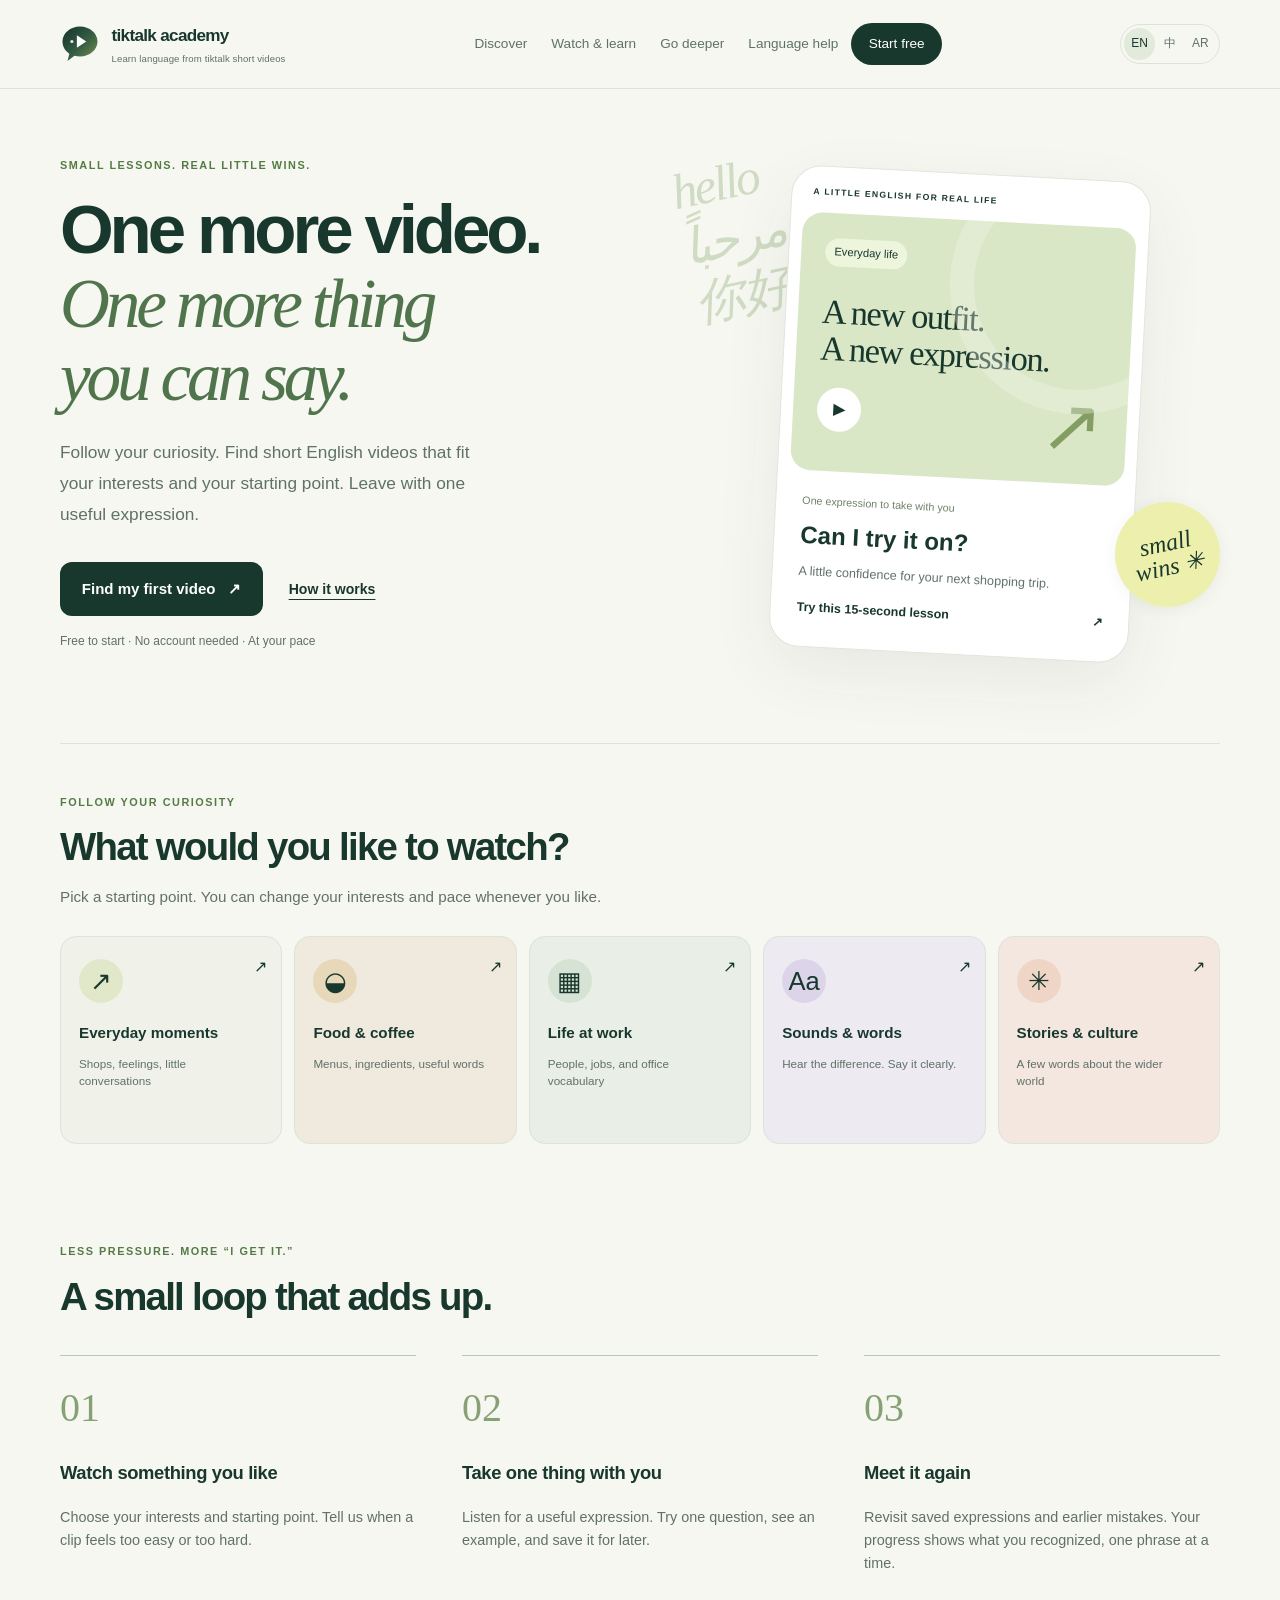
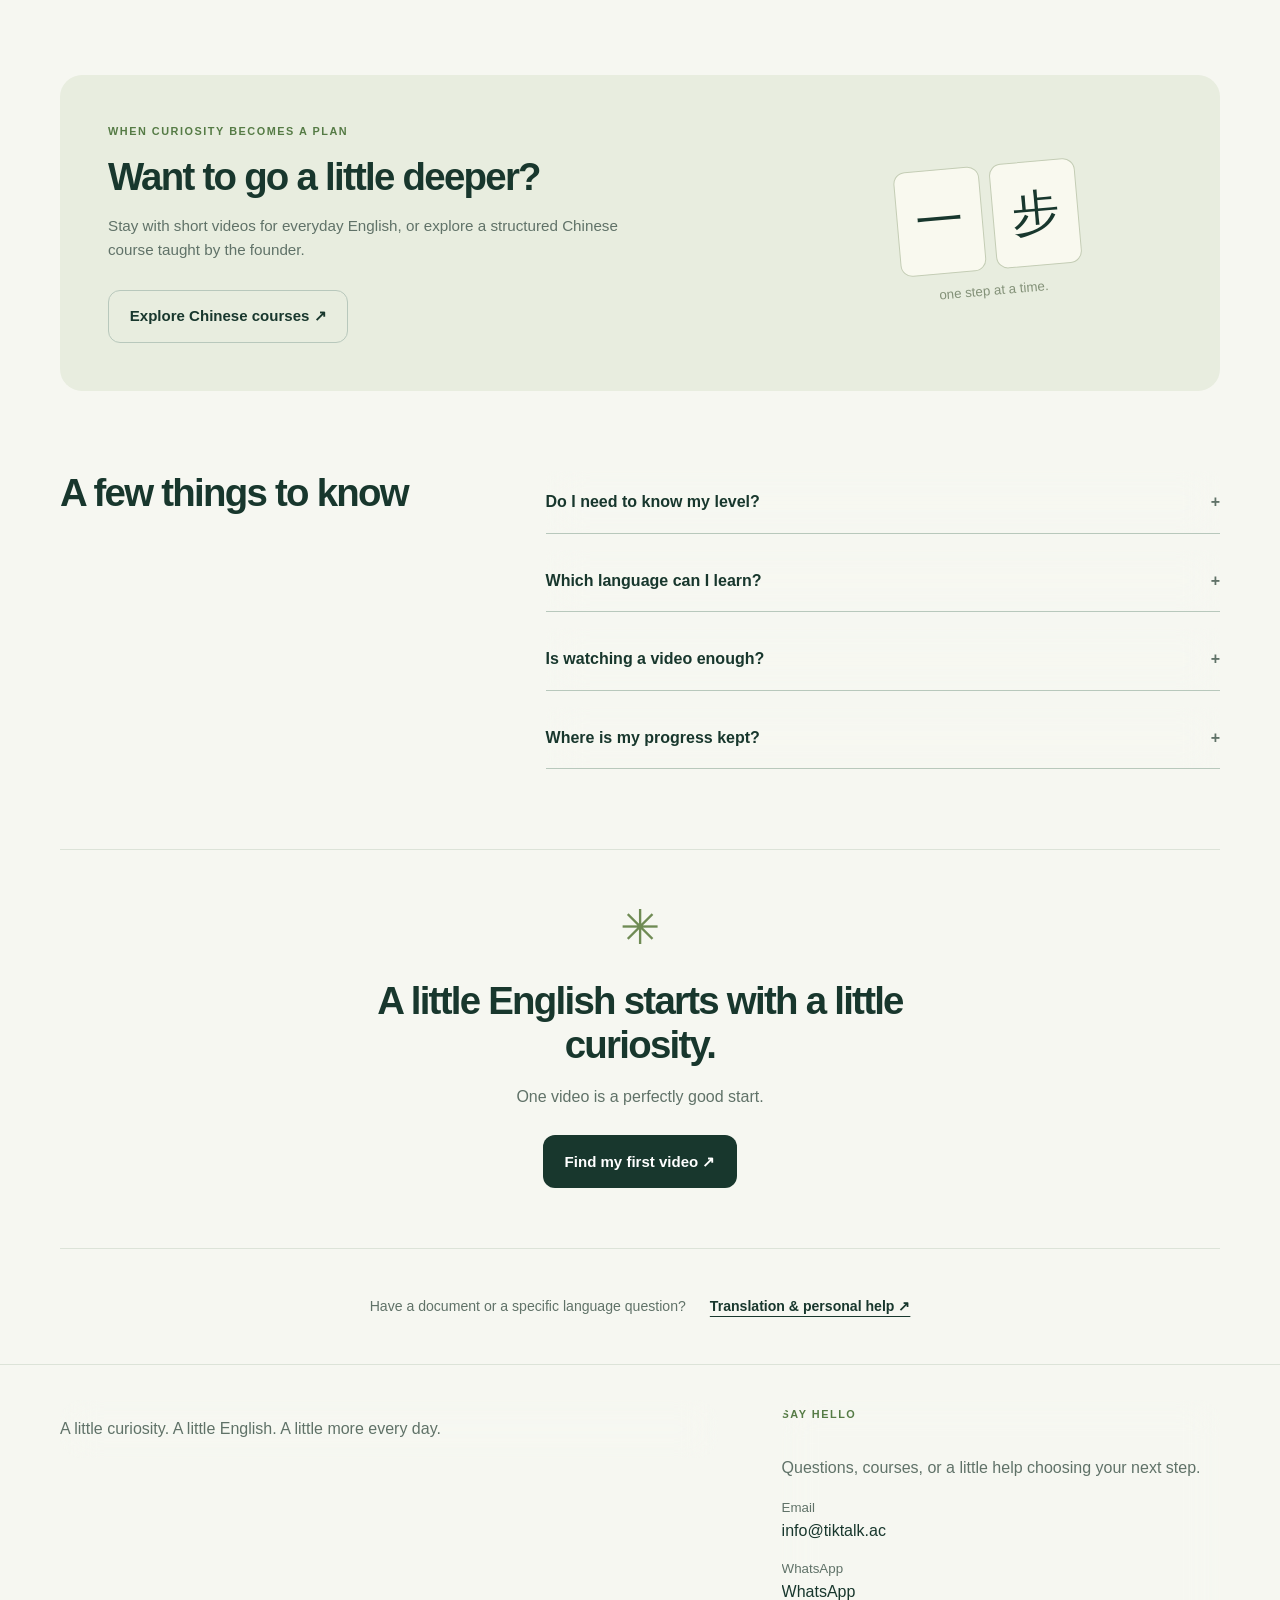
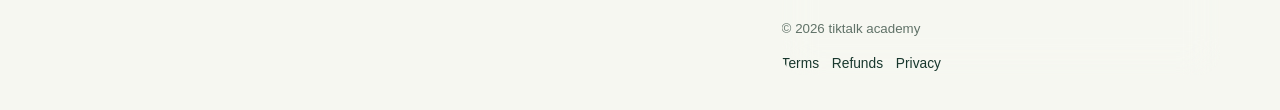
<file: index.html>
<!doctype html>
<html lang="en">
  <head>
    <meta charset="UTF-8" />
    <meta name="viewport" content="width=device-width, initial-scale=1.0" />
    <title>tiktalk academy | Learn language from tiktalk short videos</title>
    <meta name="description" content="tiktalk academy helps learners build language habits through short videos, structured KAU courses, and guided practice." />
    <meta name="theme-color" content="#f6f7f1" />
    <link rel="icon" type="image/svg+xml" href="./logo.svg?v=20260915-discovery" />
    <link rel="stylesheet" href="./styles.css?v=20260915-discovery" />
  <link rel="stylesheet" href="./experience.css?v=20260915-discovery" />
    <script defer src="./translations.js?v=20260913-polish"></script>
  <script defer src="./experience.js?v=20260915-discovery"></script>
  <script defer src="./learning-core.js?v=20260915-discovery"></script>
    <script defer src="./main.js?v=20260915-discovery"></script>
  </head>
  <body data-page="home">
    <header class="site-header">
      <div class="container nav-shell">
        <a class="brand" href="index.html"><img class="brand-mark" src="./logo.svg?v=20260915-discovery" alt="" aria-hidden="true"><span class="brand-copy"><strong id="brandName">tiktalk academy</strong><span id="brandTagline">Learn language from tiktalk short videos</span></span></a>

        <button class="nav-toggle" type="button" aria-expanded="false" aria-controls="site-nav" aria-label="Toggle navigation">
          <span></span><span></span><span></span>
        </button>

        <nav id="site-nav" class="site-nav" aria-label="Primary navigation">
          <a id="navHome" href="index.html">Home</a>
          <a id="navLearn" href="learn.html">Short videos</a>
          <a id="navProducts" href="products.html">Courses</a>
          <a id="navServices" href="services.html">Services</a>
          <a id="navCheckout" href="learn.html">Start free</a>
          <a id="navContact" href="#contact">Contact</a>
        </nav>

        <div class="lang-switch" aria-label="Language switcher">
          <span id="langLabel">Language</span>
          <button id="lang-en" class="lang-btn" type="button" data-lang="en">EN</button>
          <button class="lang-btn" type="button" data-lang="zh">中</button>
          <button class="lang-btn" type="button" data-lang="ar">AR</button>
        </div>
      </div>
    </header>

    <main id="discoveryHome"><noscript><div class="container section"><h1>One more video. One more thing you can say.</h1><p>Enable JavaScript to personalize your English practice.</p><a class="button" href="learn.html">Watch & learn</a></div></noscript></main>

    <footer class="footer" id="contact">
      <div class="container footer-grid">
        <div class="footer-panel">
          <p id="footerNote"></p>
        </div>
        <div class="footer-panel">
          <div class="panel-head panel-head-tight">
            <span class="eyebrow" id="footerContactTitle"></span>
            <p id="footerContactLead"></p>
          </div>
          <div class="footer-links">
            <div>
              <small id="footerEmailLabel">Email</small>
              <a id="footerEmailLink" href="mailto:info@tiktalk.ac">info@tiktalk.ac</a>
            </div>
            <div>
              <small id="footerWhatsappLabel">WhatsApp</small>
              <a id="footerWhatsappLink" href="https://wa.me/8618717802869" target="_blank" rel="noreferrer" aria-label="Chat with tiktalk academy on WhatsApp">WhatsApp</a>
            </div>
            <small>© <span id="year"></span> tiktalk academy</small>
            <div class="policy-links" aria-label="Policies">
              <a href="terms.html">Terms</a>
              <a href="refund.html">Refunds</a>
              <a href="privacy.html">Privacy</a>
            </div>
          </div>
        </div>
      </div>
    </footer>
  </body>
</html>
</file>
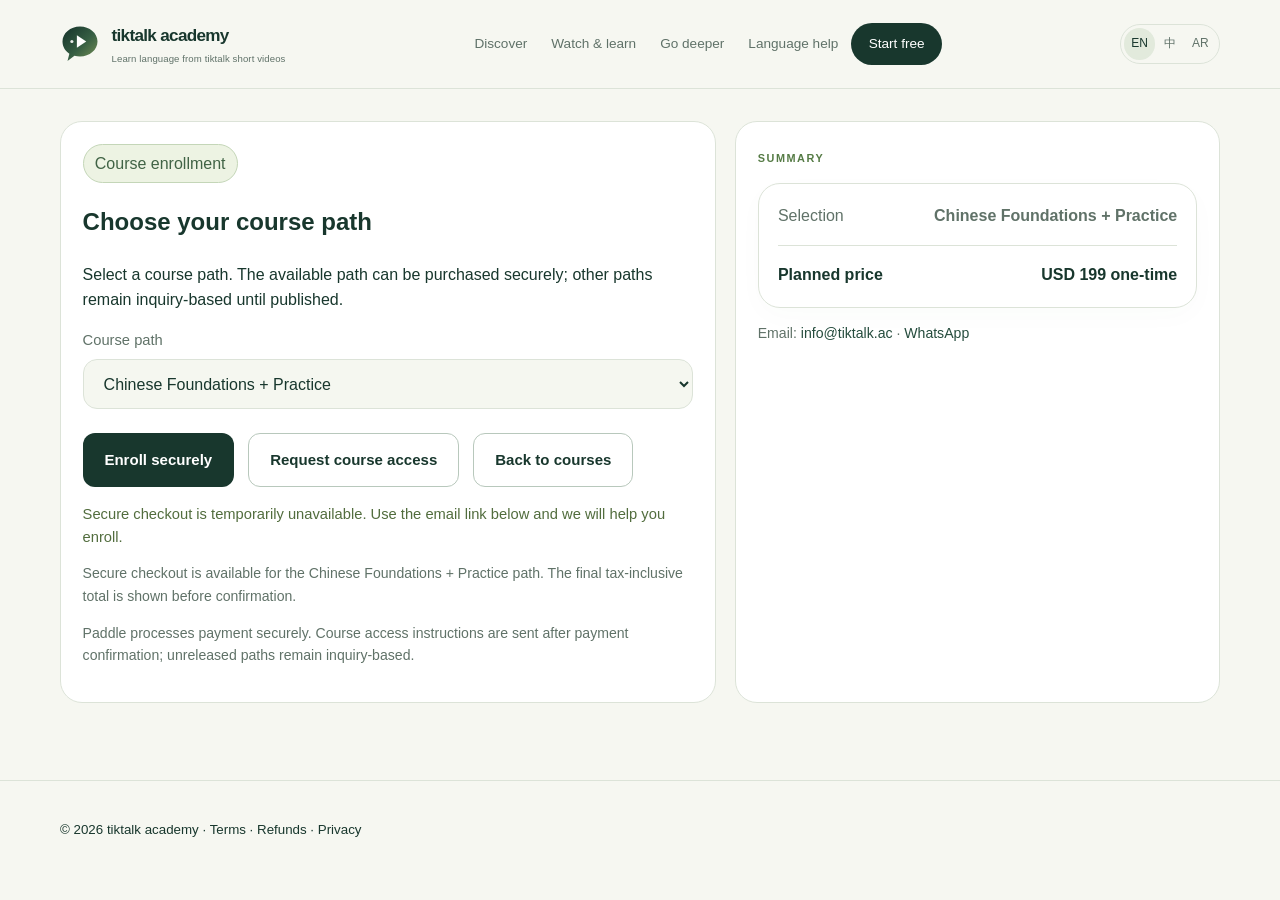
<file: checkout.html>
<!doctype html><html lang="en"><head><meta charset="UTF-8"><meta name="viewport" content="width=device-width, initial-scale=1.0"><title>Redirect</title><meta http-equiv="refresh" content="0; url=order.html?product=bundle"><link rel="canonical" href="order.html?product=bundle"></head><body><p><a href="order.html?product=bundle">Continue</a></p></body></html>
</file>
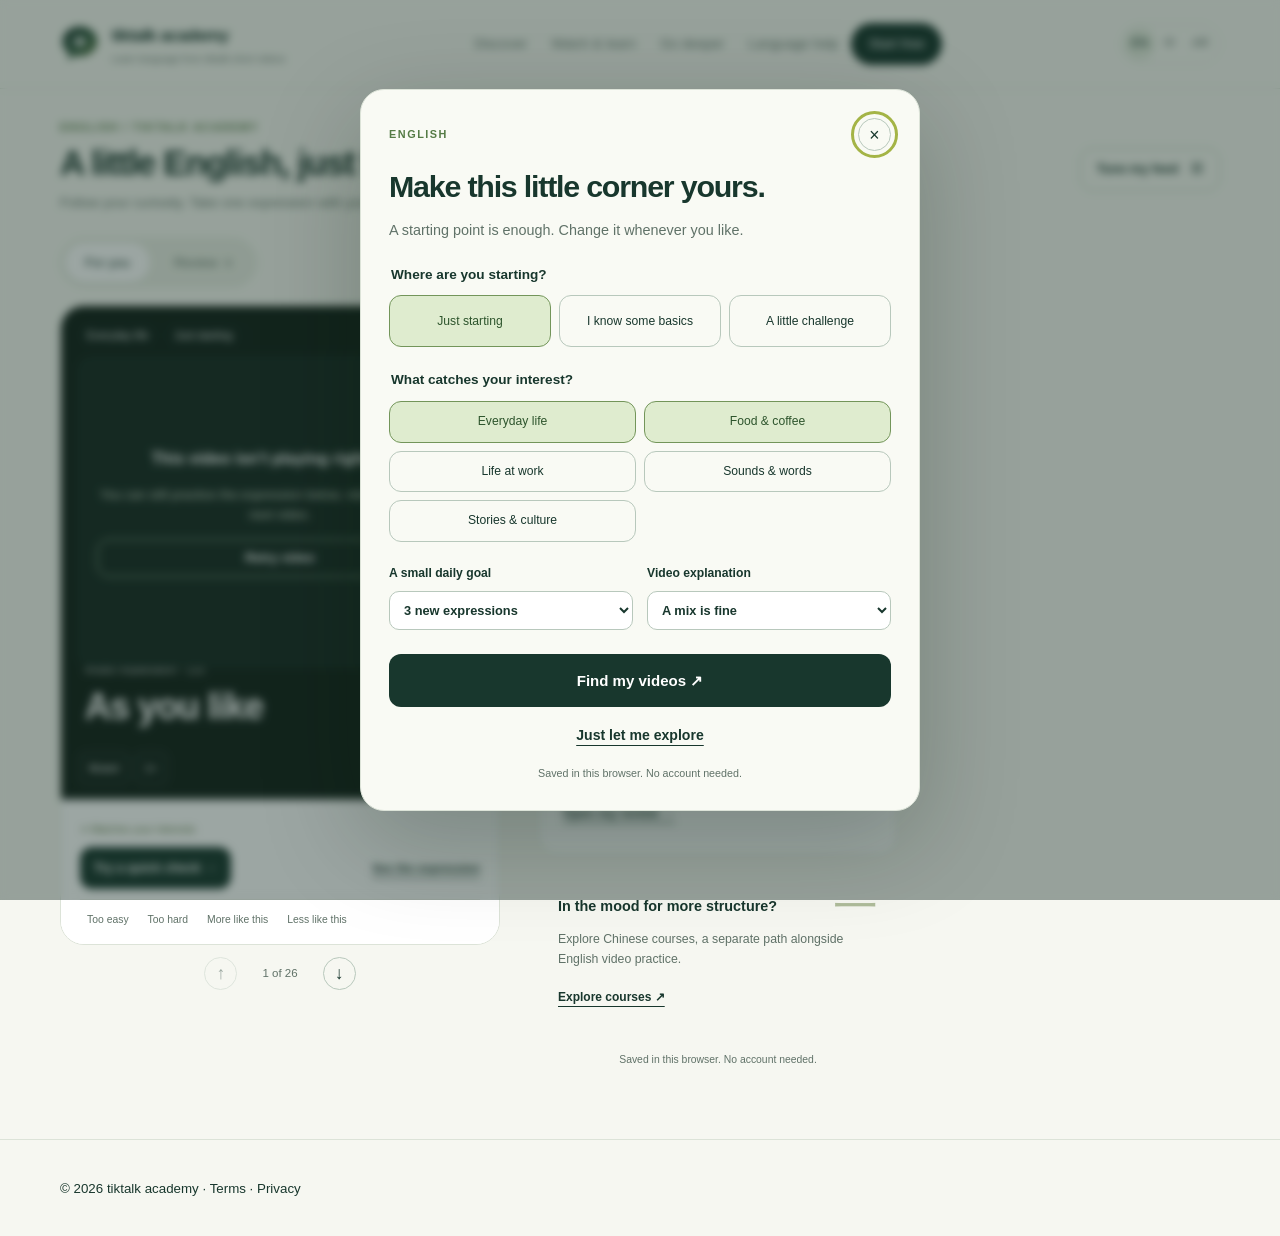
<file: learn.html>
<!doctype html>
<html lang="en">
<head>
  <meta charset="UTF-8" />
  <meta name="viewport" content="width=device-width, initial-scale=1.0" />
  <title>Short videos | tiktalk academy</title>
  <meta name="description" content="Practice language from short videos with quick quizzes on tiktalk academy." />
  <meta name="theme-color" content="#050816" />
  <link rel="stylesheet" href="./styles.css?v=20260915-discovery" />
  <link rel="stylesheet" href="./experience.css?v=20260915-discovery" />
  <script defer src="./translations.js?v=20260913-polish"></script>
  <script defer src="./video-data.js"></script>
  <script defer src="./experience.js?v=20260915-discovery"></script>
  <script defer src="./learning-core.js?v=20260915-discovery"></script>
  <script defer src="./lesson-notes.js?v=20260915-discovery"></script>
  <script defer src="./learning-copy.js?v=20260915-discovery"></script>
  <script defer src="./learning.js?v=20260915-discovery"></script>
  <script defer src="./main.js?v=20260915-discovery"></script>
  <link rel="icon" type="image/svg+xml" href="./logo.svg?v=20260915-discovery" />
</head>
<body data-page="learn">
  <header class="site-header">
    <div class="container nav-shell">
      <a class="brand" href="index.html"><img class="brand-mark" src="./logo.svg?v=20260915-discovery" alt="" aria-hidden="true"><span class="brand-copy"><strong id="brandName">tiktalk academy</strong><span id="brandTagline">Learn language from tiktalk short videos</span></span></a>

      <button class="nav-toggle" type="button" aria-expanded="false" aria-controls="site-nav" aria-label="Toggle navigation">
        <span></span><span></span><span></span>
      </button>

      <nav id="site-nav" class="site-nav" aria-label="Primary navigation">
        <a id="navHome" href="index.html">Home</a>
        <a id="navLearn" href="learn.html">Short videos</a>
        <a id="navProducts" href="products.html">Courses</a>
        <a id="navServices" href="services.html">Services</a>
        <a id="navCheckout" href="learn.html">Start free</a>
        <a id="navContact" href="index.html#contact">Contact</a>
      </nav>

      <div class="lang-switch" aria-label="Language switcher">
        <span id="langLabel">Language</span>
        <button id="lang-en" class="lang-btn" type="button" data-lang="en">EN</button>
        <button class="lang-btn" type="button" data-lang="zh">中</button>
        <button class="lang-btn" type="button" data-lang="ar">AR</button>
      </div>
    </div>
  </header>

  <main id="learningApp" class="learning-app container"><noscript><h1>Watch & learn English</h1><p>Please enable JavaScript for video practice and saved expressions.</p></noscript></main>

  <footer class="footer">
    <div class="container">
      <small>© <span id="year"></span> tiktalk academy · <a href="terms.html">Terms</a> · <a href="privacy.html">Privacy</a></small>
    </div>
  </footer>
</body>
</html>
</file>
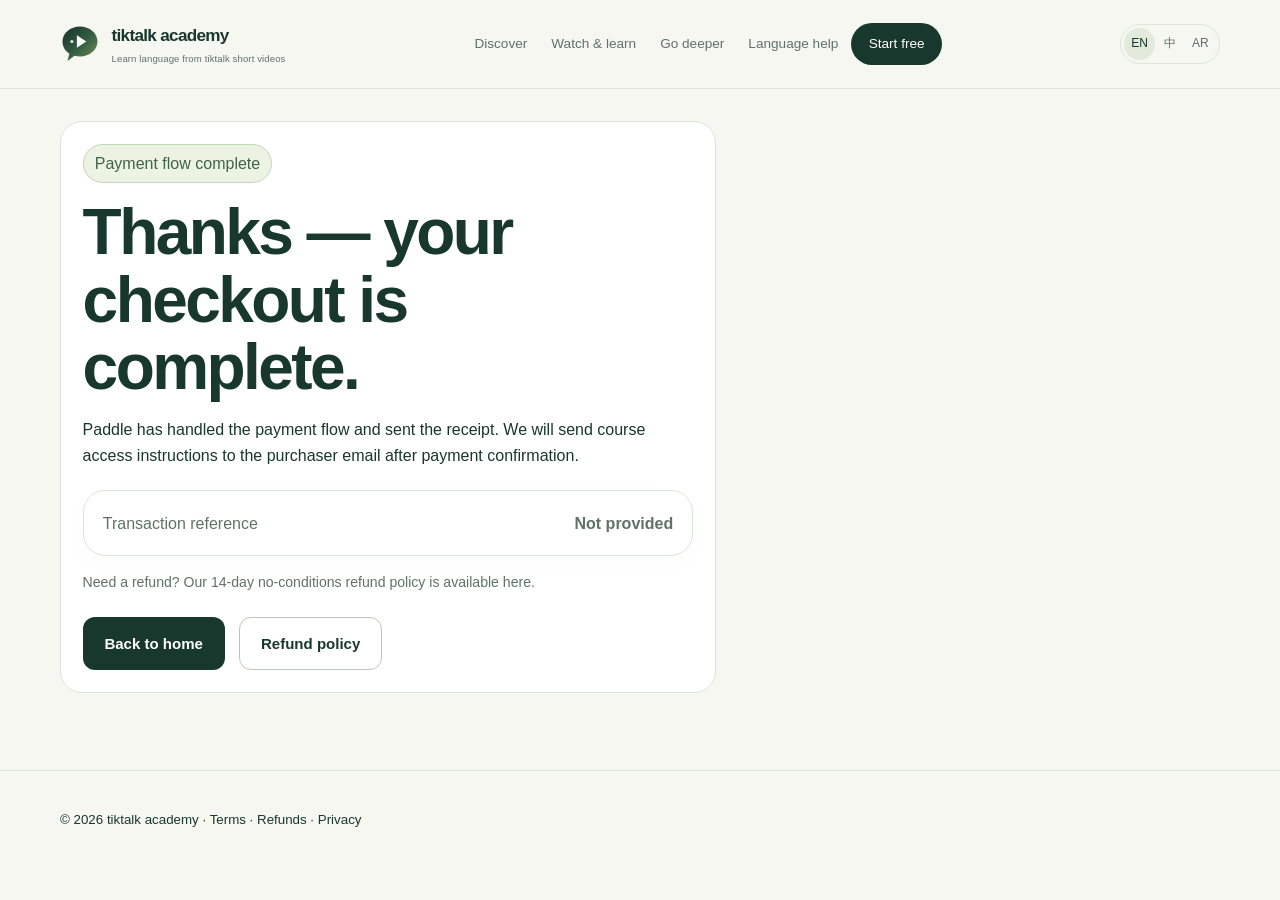
<file: order-success.html>
<!doctype html>
<html lang="en">
<head>
  <meta charset="UTF-8" />
  <meta name="viewport" content="width=device-width, initial-scale=1.0" />
  <title>Payment received | tiktalk academy</title>
  <meta name="description" content="Confirmation page for tiktalk academy course checkout." />
  <link rel="stylesheet" href="./styles.css?v=20260915-discovery" />
  <link rel="stylesheet" href="./experience.css?v=20260915-discovery" />
  <script defer src="./translations.js?v=20260913-polish"></script>
  <script defer src="./experience.js?v=20260915-discovery"></script>
  <script defer src="./learning-core.js?v=20260915-discovery"></script>
  <script defer src="./main.js?v=20260915-discovery"></script>
  <link rel="icon" type="image/svg+xml" href="./logo.svg?v=20260915-discovery" />
</head>
<body data-page="success">
  <header class="site-header">
    <div class="container nav-shell">
      <a class="brand" href="index.html"><img class="brand-mark" src="./logo.svg?v=20260915-discovery" alt="" aria-hidden="true"><span class="brand-copy"><strong id="brandName">tiktalk academy</strong><span id="brandTagline">Learn language from tiktalk short videos</span></span></a>
      <button class="nav-toggle" type="button" aria-expanded="false" aria-controls="site-nav" aria-label="Toggle navigation"><span></span><span></span><span></span></button>
      <nav id="site-nav" class="site-nav" aria-label="Primary navigation">
        <a id="navHome" href="index.html">Home</a>
        <a id="navLearn" href="learn.html">Short videos</a>
        <a id="navProducts" href="products.html">Courses</a>
        <a id="navServices" href="services.html">Services</a>
        <a id="navCheckout" href="learn.html">Start free</a>
        <a id="navContact" href="index.html#contact">Contact</a>
      </nav>
      <div class="lang-switch" aria-label="Language switcher">
        <span id="langLabel">Language</span>
        <button id="lang-en" class="lang-btn" type="button" data-lang="en">EN</button>
        <button class="lang-btn" type="button" data-lang="zh">中</button>
        <button class="lang-btn" type="button" data-lang="ar">AR</button>
      </div>
    </div>
  </header>
  <main>
    <section class="section page-hero">
      <div class="container checkout-layout">
        <article class="checkout-panel success-panel">
          <span class="success-pill" id="successEyebrow">Payment flow complete</span>
          <h1 id="successTitle">Thanks — your checkout is complete.</h1>
          <p id="successLead">Paddle has handled the payment flow and sent the receipt. We will send course access instructions to the purchaser email after payment confirmation.</p>
          <div class="summary-box success-reference">
            <div class="summary-line"><span id="successReferenceLabel">Transaction reference</span><strong id="successTransactionValue">Not provided</strong></div>
          </div>
          <p id="successRefund" class="inline-note">Need a refund? Our 14-day no-conditions refund policy is available here.</p>
          <div class="hero-actions"><a id="successHome" class="button button-primary" href="index.html">Back to home</a><a id="successRefundLink" class="button button-secondary" href="refund.html">Refund policy</a></div>
        </article>
      </div>
    </section>
  </main>
  <footer class="footer"><div class="container"><small>© <span id="year"></span> tiktalk academy · <a href="terms.html">Terms</a> · <a href="refund.html">Refunds</a> · <a href="privacy.html">Privacy</a></small></div></footer>
</body>
</html>
</file>
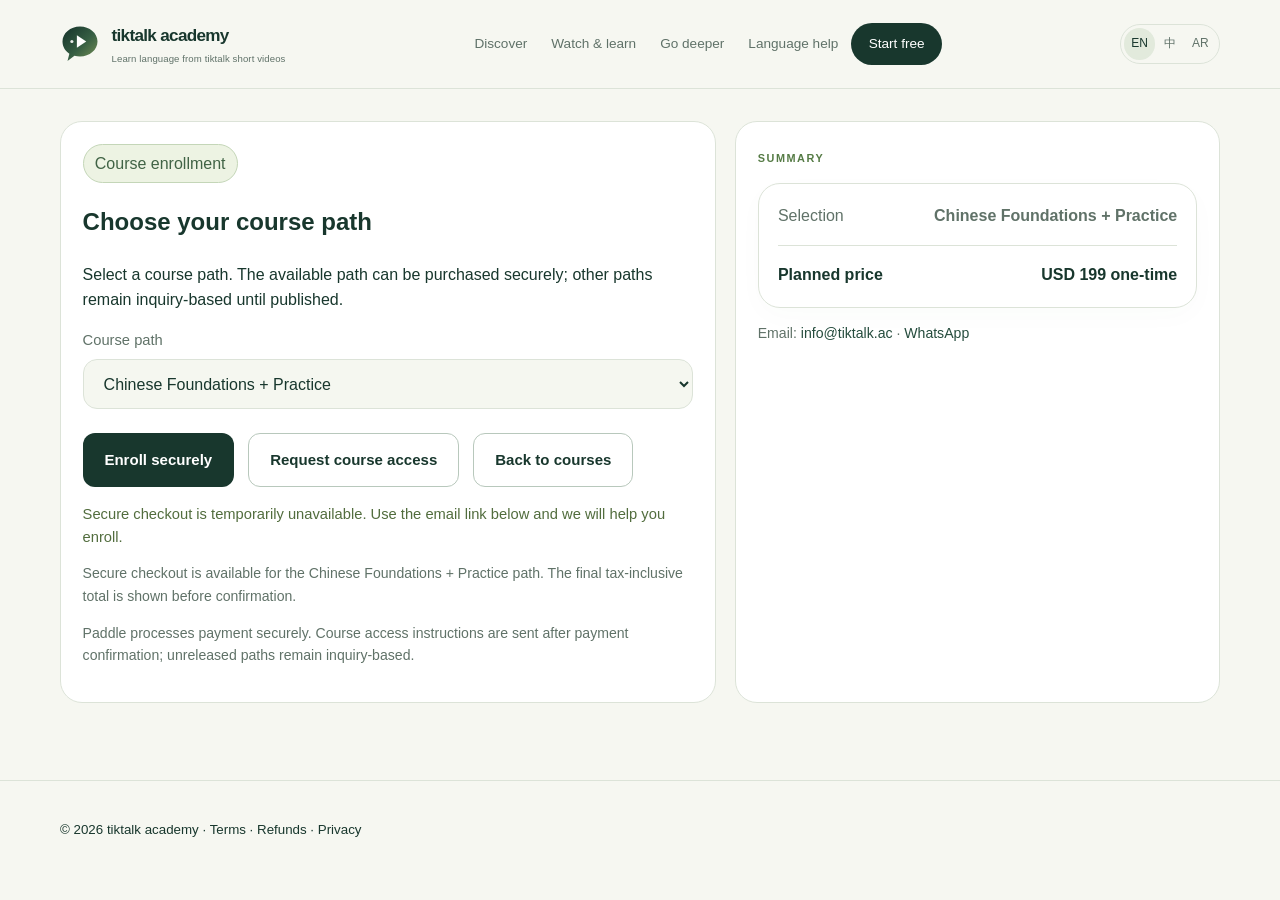
<file: order.html>
<!doctype html>
<html lang="en">
<head>
  <meta charset="UTF-8" />
  <meta name="viewport" content="width=device-width, initial-scale=1.0" />
  <title>Course enrollment | tiktalk academy</title>
  <meta name="description" content="Choose a tiktalk academy course path and enroll securely in the available digital course." />
  <link rel="stylesheet" href="./styles.css?v=20260915-discovery" />
  <link rel="stylesheet" href="./experience.css?v=20260915-discovery" />
  <script defer src="https://cdn.paddle.com/paddle/v2/paddle.js"></script>
  <script defer src="./translations.js?v=20260913-polish"></script>
  <script defer src="./experience.js?v=20260915-discovery"></script>
  <script defer src="./learning-core.js?v=20260915-discovery"></script>
  <script defer src="./main.js?v=20260915-discovery"></script>
  <link rel="icon" type="image/svg+xml" href="./logo.svg?v=20260915-discovery" />
</head>
<body data-page="enrollment">
  <header class="site-header">
    <div class="container nav-shell">
      <a class="brand" href="index.html"><img class="brand-mark" src="./logo.svg?v=20260915-discovery" alt="" aria-hidden="true"><span class="brand-copy"><strong id="brandName">tiktalk academy</strong><span id="brandTagline">Learn language from tiktalk short videos</span></span></a>
      <button class="nav-toggle" type="button" aria-expanded="false" aria-controls="site-nav" aria-label="Toggle navigation"><span></span><span></span><span></span></button>
      <nav id="site-nav" class="site-nav" aria-label="Primary navigation">
        <a id="navHome" href="index.html">Home</a>
        <a id="navLearn" href="learn.html">Short videos</a>
        <a id="navProducts" href="products.html">Courses</a>
        <a id="navServices" href="services.html">Services</a>
        <a id="navCheckout" href="learn.html">Start free</a>
        <a id="navContact" href="index.html#contact">Contact</a>
      </nav>
      <div class="lang-switch" aria-label="Language switcher">
        <span id="langLabel">Language</span>
        <button id="lang-en" class="lang-btn" type="button" data-lang="en">EN</button>
        <button class="lang-btn" type="button" data-lang="zh">中</button>
        <button class="lang-btn" type="button" data-lang="ar">AR</button>
      </div>
    </div>
  </header>
  <main>
    <section class="section page-hero">
      <div class="container checkout-layout">
        <div class="checkout-panel">
          <span class="success-pill" id="checkoutEyebrow">Course enrollment</span>
          <h2 id="checkoutTitle">Choose your course path</h2>
          <p id="checkoutLead">Select a course path. The available path can be purchased securely; other paths remain inquiry-based until published.</p>
          <div class="field-group"><label id="productSelectLabel" for="productSelect">Course path</label><select id="productSelect" name="product"></select></div>
          <div class="hero-actions"><button id="paddleCheckoutButton" class="button button-primary paddle-button" type="button" hidden>Enroll securely</button><a id="emailOrderLink" class="button button-secondary" href="mailto:info@tiktalk.ac">Request course access</a><a id="backToCourses" class="button button-secondary" href="products.html">Back to courses</a></div>
          <p id="courseStatus" class="course-status" role="status">This course path is ready for secure checkout.</p>
          <p id="paymentNote" class="inline-note payment-note">Secure checkout is available for the Chinese Foundations + Practice path.</p>
          <p id="enrollmentNote" class="inline-note">Access details and any payment step will be shown only after the course is published.</p>
        </div>
        <aside class="checkout-panel">
          <span class="eyebrow" id="summaryEyebrow">Summary</span>
          <div class="summary-box">
            <div class="summary-line"><span id="summarySelectionLabel">Selection</span><strong id="summaryProduct">-</strong></div>
            <div class="summary-total"><span id="summaryPriceLabel">Typical price</span><strong id="summaryTotal">-</strong></div>
          </div>
          <p class="inline-note contact-inline"><span id="contactEmailLabel">Email</span>: <a href="mailto:info@tiktalk.ac">info@tiktalk.ac</a> · <a href="https://wa.me/8618717802869" target="_blank" rel="noreferrer" aria-label="Chat with tiktalk academy on WhatsApp">WhatsApp</a></p>
        </aside>
      </div>
    </section>
  </main>
  <footer class="footer"><div class="container"><small>© <span id="year"></span> tiktalk academy · <a href="terms.html">Terms</a> · <a href="refund.html">Refunds</a> · <a href="privacy.html">Privacy</a></small></div></footer>
</body>
</html>
</file>
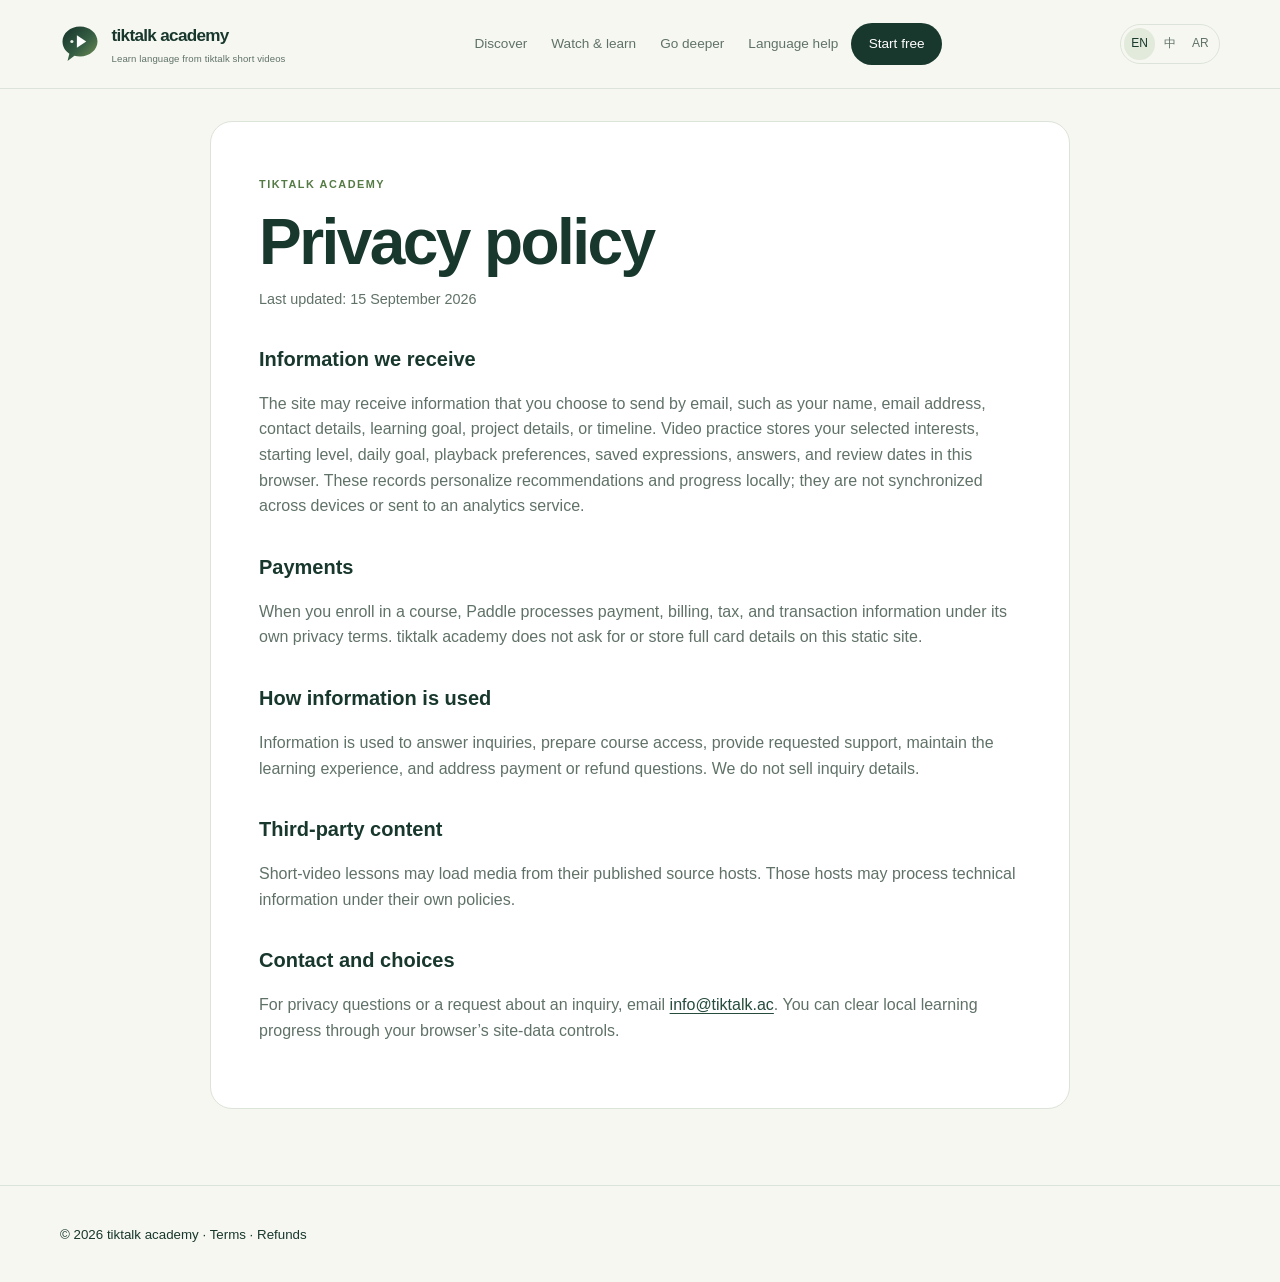
<file: privacy.html>
<!doctype html>
<html lang="en">
<head>
  <meta charset="utf-8" />
  <meta name="viewport" content="width=device-width, initial-scale=1" />
  <title>Privacy | tiktalk academy</title>
  <meta name="description" content="Privacy information for tiktalk academy visitors and learners." />
  <link rel="stylesheet" href="./styles.css?v=20260915-discovery" />
  <link rel="stylesheet" href="./experience.css?v=20260915-discovery" />
  <script defer src="./translations.js?v=20260913-polish"></script>
  <script defer src="./experience.js?v=20260915-discovery"></script>
  <script defer src="./learning-core.js?v=20260915-discovery"></script>
  <script defer src="./main.js?v=20260915-discovery"></script>
  <link rel="icon" type="image/svg+xml" href="./logo.svg?v=20260915-discovery" />
</head>
<body data-page="policy">
  <header class="site-header"><div class="container nav-shell">
    <a class="brand" href="index.html"><img class="brand-mark" src="./logo.svg?v=20260915-discovery" alt="" aria-hidden="true"><span class="brand-copy"><strong id="brandName">tiktalk academy</strong><span id="brandTagline">Learn language from tiktalk short videos</span></span></a>
    <nav id="site-nav" class="site-nav" aria-label="Primary navigation">
      <a id="navHome" href="index.html">Home</a><a id="navLearn" href="learn.html">Short videos</a><a id="navProducts" href="products.html">Courses</a><a id="navServices" href="services.html">Services</a><a id="navCheckout" href="learn.html">Start free</a><a id="navContact" href="index.html#contact">Contact</a>
    </nav>
    <div class="lang-switch"><span id="langLabel">Language</span><button id="lang-en" class="lang-btn" type="button" data-lang="en">EN</button><button class="lang-btn" type="button" data-lang="zh">中</button><button class="lang-btn" type="button" data-lang="ar">AR</button></div>
  </div></header>
  <main class="section page-hero"><div class="container policy-shell"><article class="policy-card">
    <span class="eyebrow">tiktalk academy</span>
    <h1>Privacy policy</h1>
    <p class="policy-meta">Last updated: 15 September 2026</p>
    <h2>Information we receive</h2>
    <p>The site may receive information that you choose to send by email, such as your name, email address, contact details, learning goal, project details, or timeline. Video practice stores your selected interests, starting level, daily goal, playback preferences, saved expressions, answers, and review dates in this browser. These records personalize recommendations and progress locally; they are not synchronized across devices or sent to an analytics service.</p>
    <h2>Payments</h2>
    <p>When you enroll in a course, Paddle processes payment, billing, tax, and transaction information under its own privacy terms. tiktalk academy does not ask for or store full card details on this static site.</p>
    <h2>How information is used</h2>
    <p>Information is used to answer inquiries, prepare course access, provide requested support, maintain the learning experience, and address payment or refund questions. We do not sell inquiry details.</p>
    <h2>Third-party content</h2>
    <p>Short-video lessons may load media from their published source hosts. Those hosts may process technical information under their own policies.</p>
    <h2>Contact and choices</h2>
    <p>For privacy questions or a request about an inquiry, email <a href="mailto:info@tiktalk.ac">info@tiktalk.ac</a>. You can clear local learning progress through your browser’s site-data controls.</p>
  </article></div></main>
  <footer class="footer"><div class="container"><small>© <span id="year"></span> tiktalk academy · <a href="terms.html">Terms</a> · <a href="refund.html">Refunds</a></small></div></footer>
</body>
</html>
</file>
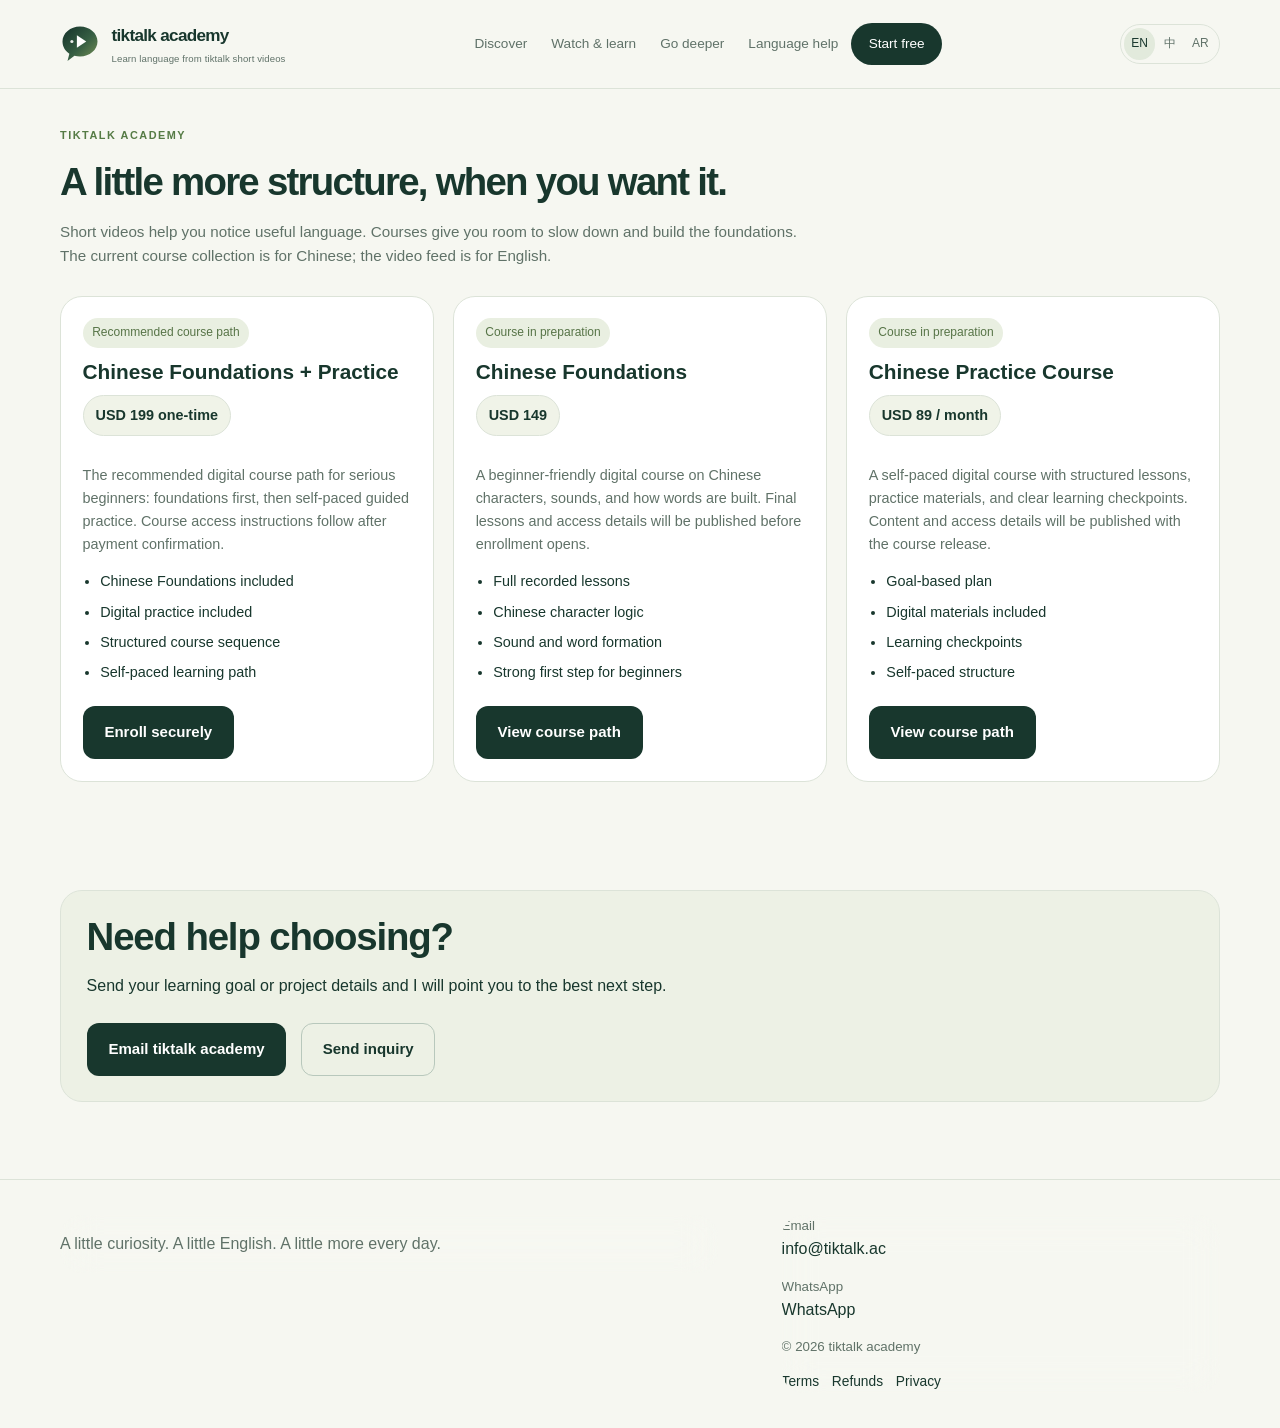
<file: products.html>
<!doctype html>
<html lang="en">
<head>
  <meta charset="UTF-8" />
  <meta name="viewport" content="width=device-width, initial-scale=1.0" />
  <title>Courses | tiktalk academy</title>
  <meta name="description" content="Browse tiktalk academy short-video learning and upcoming KAU language courses." />
  <link rel="stylesheet" href="./styles.css?v=20260915-discovery" />
  <link rel="stylesheet" href="./experience.css?v=20260915-discovery" />
  <script defer src="./translations.js?v=20260913-polish"></script>
  <script defer src="./experience.js?v=20260915-discovery"></script>
  <script defer src="./learning-core.js?v=20260915-discovery"></script>
  <script defer src="./main.js?v=20260915-discovery"></script>
  <link rel="icon" type="image/svg+xml" href="./logo.svg?v=20260915-discovery" />
</head>
<body data-page="products">
  <header class="site-header">
    <div class="container nav-shell">
      <a class="brand" href="index.html"><img class="brand-mark" src="./logo.svg?v=20260915-discovery" alt="" aria-hidden="true"><span class="brand-copy"><strong id="brandName">tiktalk academy</strong><span id="brandTagline">Learn language from tiktalk short videos</span></span></a>
      <button class="nav-toggle" type="button" aria-expanded="false" aria-controls="site-nav" aria-label="Toggle navigation"><span></span><span></span><span></span></button>
      <nav id="site-nav" class="site-nav" aria-label="Primary navigation">
        <a id="navHome" href="index.html">Home</a>
        <a id="navLearn" href="learn.html">Short videos</a>
        <a id="navProducts" href="products.html">Courses</a>
        <a id="navServices" href="services.html">Services</a>
        <a id="navCheckout" href="learn.html">Start free</a>
        <a id="navContact" href="#contact">Contact</a>
      </nav>
      <div class="lang-switch" aria-label="Language switcher">
        <span id="langLabel">Language</span>
        <button id="lang-en" class="lang-btn" type="button" data-lang="en">EN</button>
        <button class="lang-btn" type="button" data-lang="zh">中</button>
        <button class="lang-btn" type="button" data-lang="ar">AR</button>
      </div>
    </div>
  </header>

  <main>
    <section class="section page-hero">
      <div class="container">
        <div class="section-head">
          <span class="eyebrow">tiktalk academy</span>
          <h2 id="productsPageTitle">Courses and learning paths</h2>
          <p id="productsPageLead">Start with short videos now, or preview a structured KAU course path while the lessons are being prepared.</p>
        </div>
        <div id="productCatalog" class="product-grid"></div>
      </div>
    </section>
    <section id="contact" class="section section-tight">
      <div class="container">
        <div class="final-card">
          <h2 id="productsHelpTitle">Need help choosing?</h2>
          <p id="productsHelpLead">Send your learning goal or project details and I will point you to the best next step.</p>
          <div class="hero-actions">
          <a id="productsEmailButton" class="button button-primary" href="mailto:info@tiktalk.ac">Email tiktalk academy</a>
            <a id="productsInquiryButton" class="button button-secondary" href="mailto:info@tiktalk.ac?subject=Help%20choosing%20a%20course">Send inquiry</a>
          </div>
        </div>
      </div>
    </section>
  </main>

  <footer class="footer">
    <div class="container footer-grid">
      <div class="footer-panel"><p id="footerNote"></p></div>
      <div class="footer-panel"><div class="footer-links"><div><small id="footerEmailLabel">Email</small><a href="mailto:info@tiktalk.ac">info@tiktalk.ac</a></div><div><small>WhatsApp</small><a href="https://wa.me/8618717802869" target="_blank" rel="noreferrer" aria-label="Chat with tiktalk academy on WhatsApp">WhatsApp</a></div><small>© <span id="year"></span> tiktalk academy</small><div class="policy-links"><a href="terms.html">Terms</a><a href="refund.html">Refunds</a><a href="privacy.html">Privacy</a></div></div></div>
    </div>
  </footer>
</body>
</html>
</file>
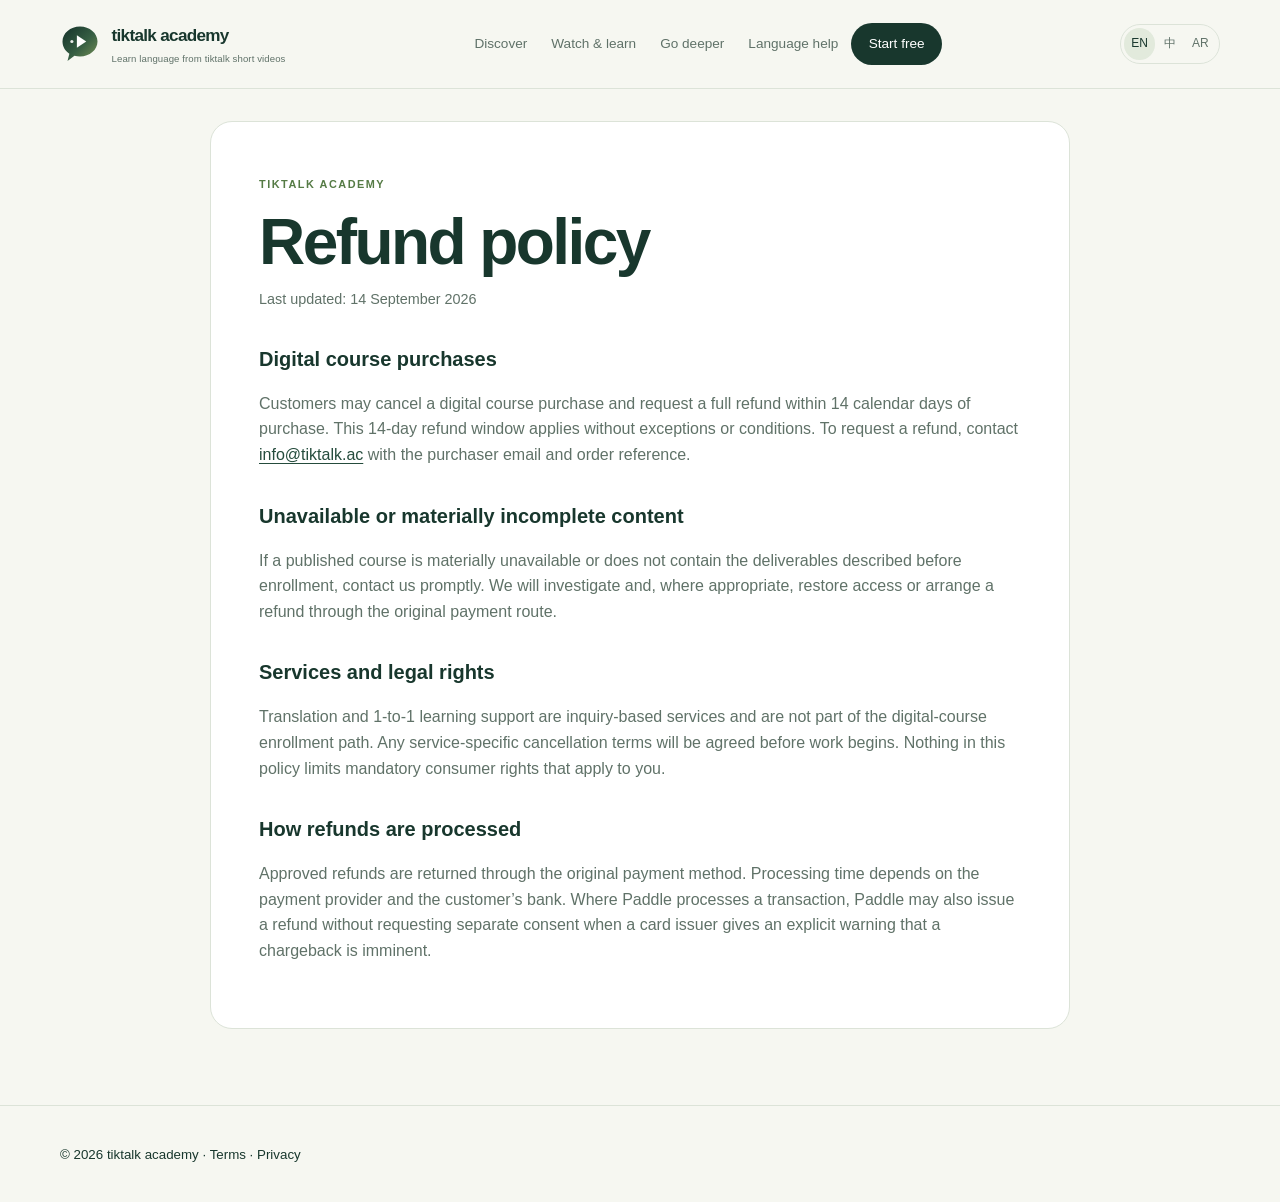
<file: refund.html>
<!doctype html>
<html lang="en">
<head>
  <meta charset="utf-8" />
  <meta name="viewport" content="width=device-width, initial-scale=1" />
  <title>Refund policy | tiktalk academy</title>
  <meta name="description" content="Refund policy for tiktalk academy digital language courses." />
  <link rel="stylesheet" href="./styles.css?v=20260915-discovery" />
  <link rel="stylesheet" href="./experience.css?v=20260915-discovery" />
  <script defer src="./translations.js?v=20260913-polish"></script>
  <script defer src="./experience.js?v=20260915-discovery"></script>
  <script defer src="./learning-core.js?v=20260915-discovery"></script>
  <script defer src="./main.js?v=20260915-discovery"></script>
  <link rel="icon" type="image/svg+xml" href="./logo.svg?v=20260915-discovery" />
</head>
<body data-page="policy">
  <header class="site-header"><div class="container nav-shell">
    <a class="brand" href="index.html"><img class="brand-mark" src="./logo.svg?v=20260915-discovery" alt="" aria-hidden="true"><span class="brand-copy"><strong id="brandName">tiktalk academy</strong><span id="brandTagline">Learn language from tiktalk short videos</span></span></a>
    <nav id="site-nav" class="site-nav" aria-label="Primary navigation">
      <a id="navHome" href="index.html">Home</a><a id="navLearn" href="learn.html">Short videos</a><a id="navProducts" href="products.html">Courses</a><a id="navServices" href="services.html">Services</a><a id="navCheckout" href="learn.html">Start free</a><a id="navContact" href="index.html#contact">Contact</a>
    </nav>
    <div class="lang-switch"><span id="langLabel">Language</span><button id="lang-en" class="lang-btn" type="button" data-lang="en">EN</button><button class="lang-btn" type="button" data-lang="zh">中</button><button class="lang-btn" type="button" data-lang="ar">AR</button></div>
  </div></header>
  <main class="section page-hero"><div class="container policy-shell"><article class="policy-card">
    <span class="eyebrow">tiktalk academy</span>
    <h1>Refund policy</h1>
    <p class="policy-meta">Last updated: 14 September 2026</p>
    <h2>Digital course purchases</h2>
    <p>Customers may cancel a digital course purchase and request a full refund within 14 calendar days of purchase. This 14-day refund window applies without exceptions or conditions. To request a refund, contact <a href="mailto:info@tiktalk.ac">info@tiktalk.ac</a> with the purchaser email and order reference.</p>
    <h2>Unavailable or materially incomplete content</h2>
    <p>If a published course is materially unavailable or does not contain the deliverables described before enrollment, contact us promptly. We will investigate and, where appropriate, restore access or arrange a refund through the original payment route.</p>
    <h2>Services and legal rights</h2>
    <p>Translation and 1-to-1 learning support are inquiry-based services and are not part of the digital-course enrollment path. Any service-specific cancellation terms will be agreed before work begins. Nothing in this policy limits mandatory consumer rights that apply to you.</p>
    <h2>How refunds are processed</h2>
    <p>Approved refunds are returned through the original payment method. Processing time depends on the payment provider and the customer’s bank. Where Paddle processes a transaction, Paddle may also issue a refund without requesting separate consent when a card issuer gives an explicit warning that a chargeback is imminent.</p>
  </article></div></main>
  <footer class="footer"><div class="container"><small>© <span id="year"></span> tiktalk academy · <a href="terms.html">Terms</a> · <a href="privacy.html">Privacy</a></small></div></footer>
</body>
</html>
</file>
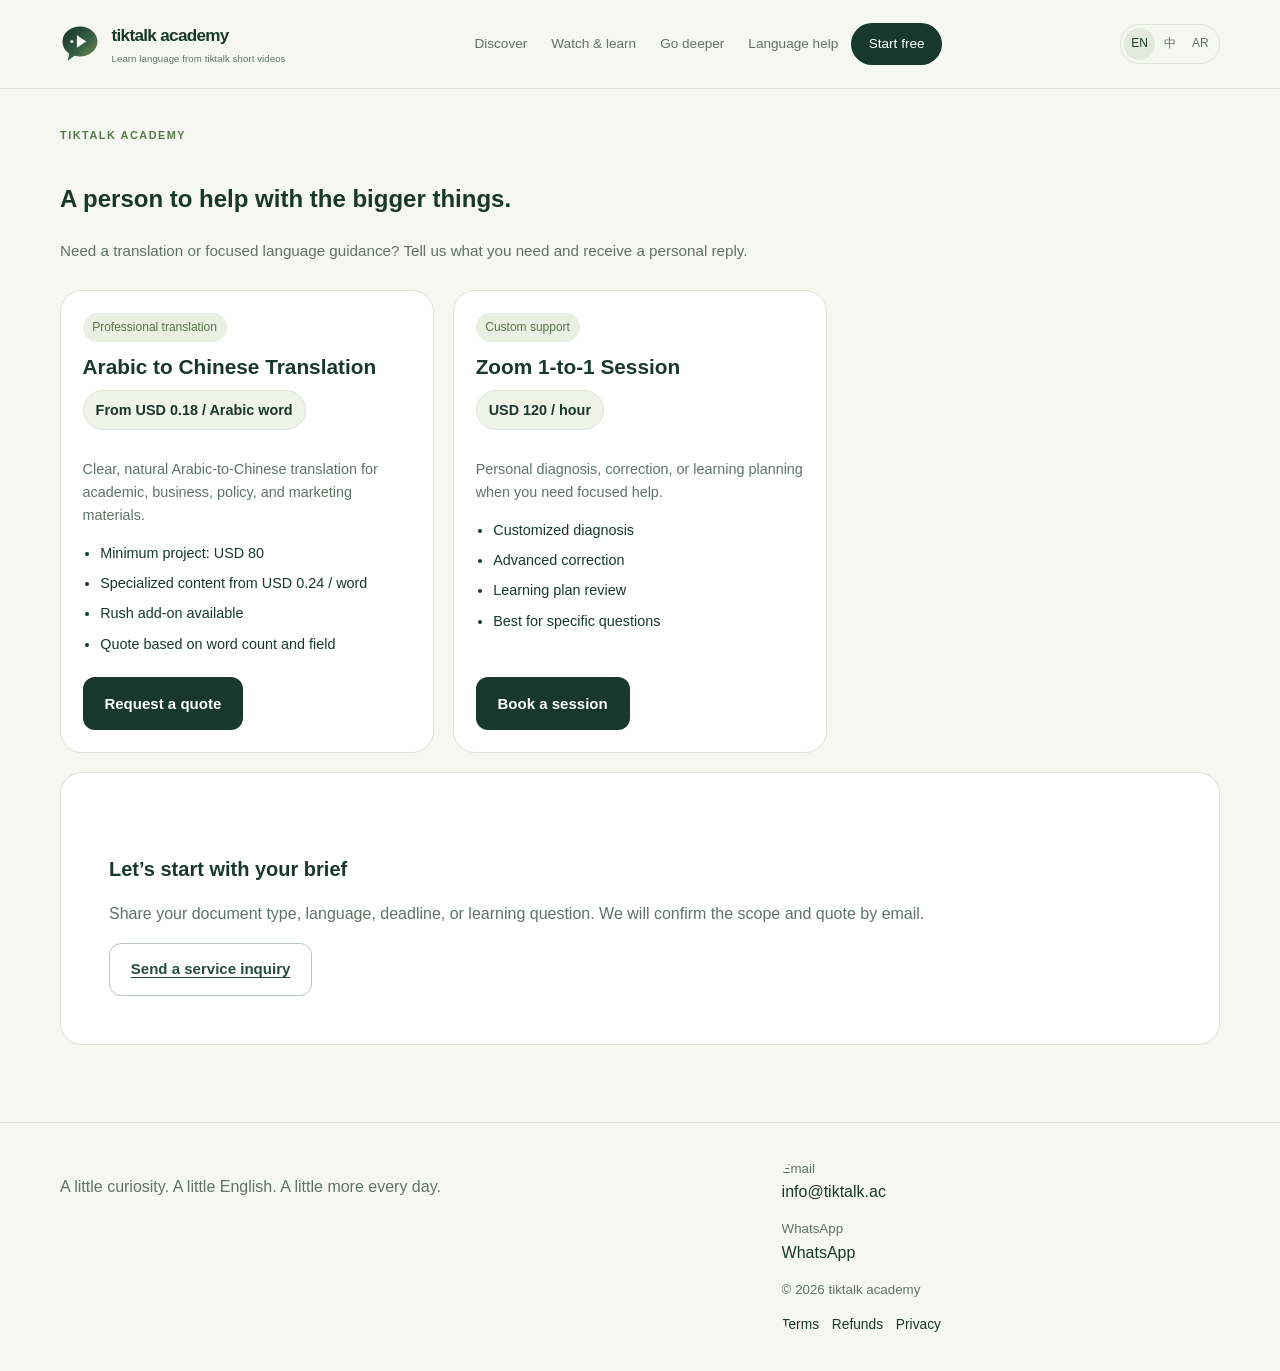
<file: services.html>
<!doctype html>
<html lang="en">
<head>
  <meta charset="UTF-8" />
  <meta name="viewport" content="width=device-width, initial-scale=1.0" />
  <title>Services | tiktalk academy</title>
  <meta name="description" content="Independent translation and language support services from tiktalk academy." />
  <link rel="stylesheet" href="./styles.css?v=20260915-discovery" />
  <link rel="stylesheet" href="./experience.css?v=20260915-discovery" />
  <script defer src="./translations.js?v=20260913-polish"></script>
  <script defer src="./experience.js?v=20260915-discovery"></script>
  <script defer src="./learning-core.js?v=20260915-discovery"></script>
  <script defer src="./main.js?v=20260915-discovery"></script>
  <link rel="icon" type="image/svg+xml" href="./logo.svg?v=20260915-discovery" />
</head>
<body data-page="services">
  <header class="site-header">
    <div class="container nav-shell">
      <a class="brand" href="index.html"><img class="brand-mark" src="./logo.svg?v=20260915-discovery" alt="" aria-hidden="true"><span class="brand-copy"><strong id="brandName">tiktalk academy</strong><span id="brandTagline">Learn language from tiktalk short videos</span></span></a>
      <button class="nav-toggle" type="button" aria-expanded="false" aria-controls="site-nav" aria-label="Toggle navigation"><span></span><span></span><span></span></button>
      <nav id="site-nav" class="site-nav" aria-label="Primary navigation">
        <a id="navHome" href="index.html">Home</a>
        <a id="navLearn" href="learn.html">Short videos</a>
        <a id="navProducts" href="products.html">Courses</a>
        <a id="navServices" href="services.html">Services</a>
        <a id="navCheckout" href="learn.html">Start free</a>
        <a id="navContact" href="index.html#contact">Contact</a>
      </nav>
      <div class="lang-switch" aria-label="Language switcher">
        <span id="langLabel">Language</span>
        <button id="lang-en" class="lang-btn" type="button" data-lang="en">EN</button>
        <button class="lang-btn" type="button" data-lang="zh">中</button>
        <button class="lang-btn" type="button" data-lang="ar">AR</button>
      </div>
    </div>
  </header>

  <main>
    <section class="section page-hero">
      <div class="container">
        <div class="section-head">
          <span class="eyebrow">tiktalk academy</span>
          <h1 id="servicesPageTitle">Independent language services</h1>
          <p id="servicesPageLead">Translation and one-to-one learning support are separate inquiry-based services, with their own scope and quote.</p>
        </div>
        <div id="serviceCatalog" class="product-grid"></div>
        <article class="policy-card service-boundary-card">
          <h2 id="serviceBoundaryTitle">Separate service scope</h2>
          <p id="serviceBoundaryLead">Courses and independent services follow separate enrollment paths. Translation is quoted and agreed separately before any work begins.</p>
          <a id="serviceInquiryButton" class="button button-secondary" href="mailto:info@tiktalk.ac?subject=Translation%20or%20language%20service%20inquiry">Send a service inquiry</a>
        </article>
      </div>
    </section>
  </main>

  <footer class="footer">
    <div class="container footer-grid">
      <div class="footer-panel"><p id="footerNote"></p></div>
      <div class="footer-panel"><div class="footer-links"><div><small id="footerEmailLabel">Email</small><a href="mailto:info@tiktalk.ac">info@tiktalk.ac</a></div><div><small>WhatsApp</small><a href="https://wa.me/8618717802869" target="_blank" rel="noreferrer" aria-label="Chat with tiktalk academy on WhatsApp">WhatsApp</a></div><small>© <span id="year"></span> tiktalk academy</small><div class="policy-links"><a href="terms.html">Terms</a><a href="refund.html">Refunds</a><a href="privacy.html">Privacy</a></div></div></div>
    </div>
  </footer>
</body>
</html>
</file>
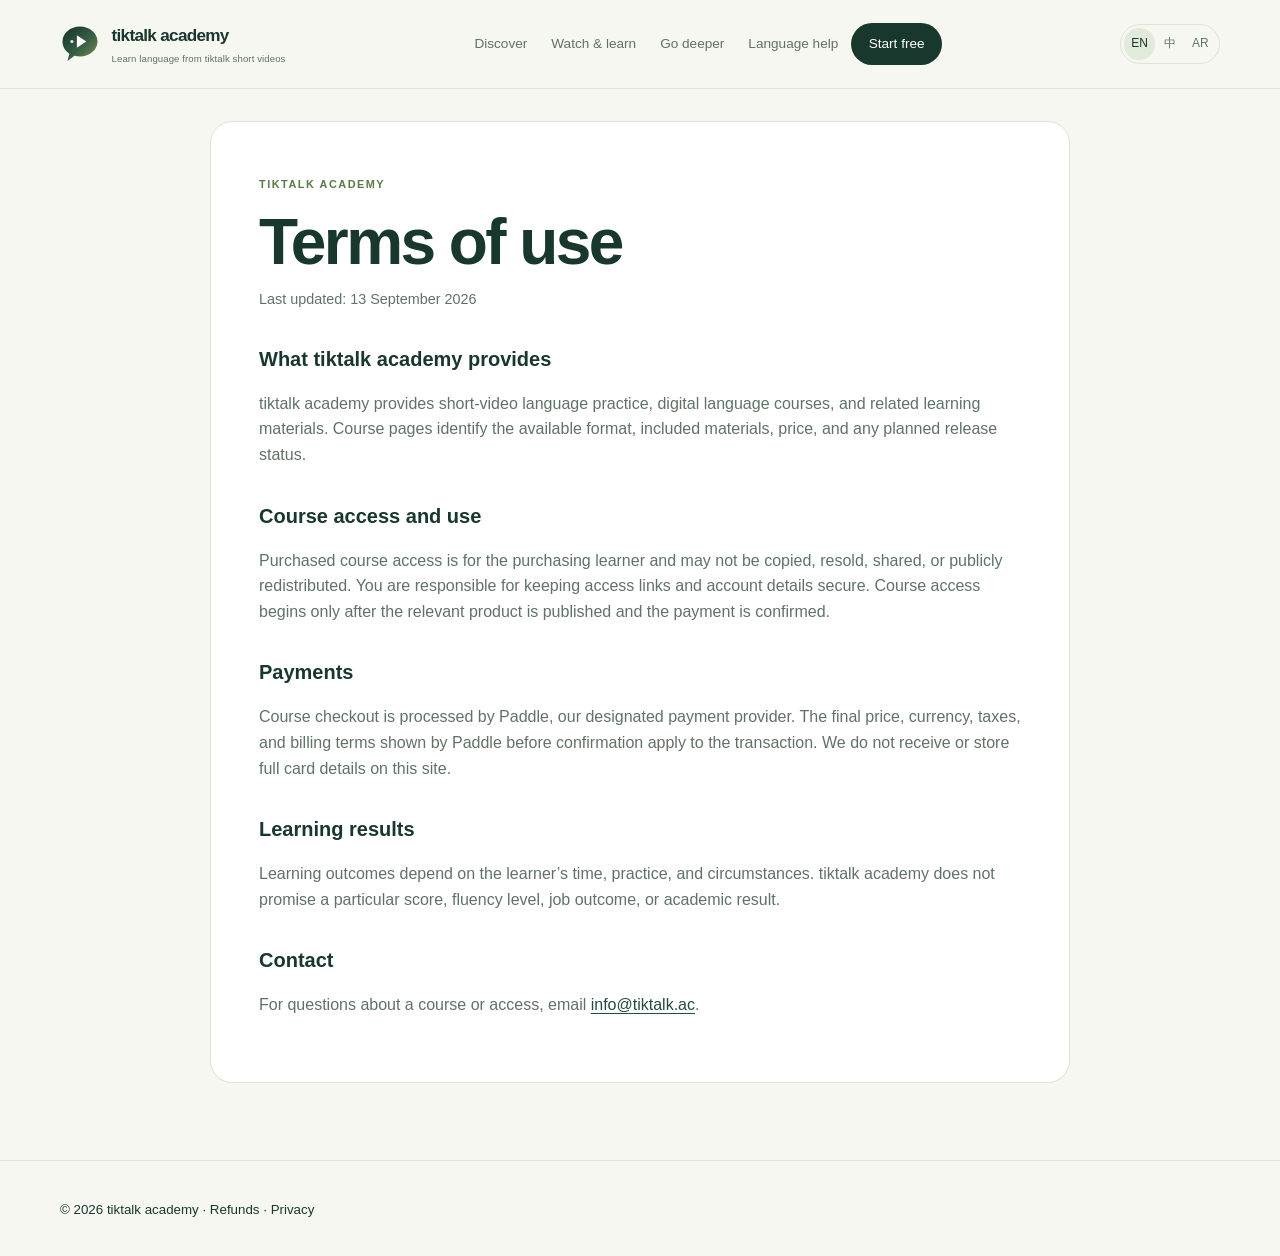
<file: terms.html>
<!doctype html>
<html lang="en">
<head>
  <meta charset="utf-8" />
  <meta name="viewport" content="width=device-width, initial-scale=1" />
  <title>Terms | tiktalk academy</title>
  <meta name="description" content="Terms for tiktalk academy short-video practice and digital language courses." />
  <link rel="stylesheet" href="./styles.css?v=20260915-discovery" />
  <link rel="stylesheet" href="./experience.css?v=20260915-discovery" />
  <script defer src="./translations.js?v=20260913-polish"></script>
  <script defer src="./experience.js?v=20260915-discovery"></script>
  <script defer src="./learning-core.js?v=20260915-discovery"></script>
  <script defer src="./main.js?v=20260915-discovery"></script>
  <link rel="icon" type="image/svg+xml" href="./logo.svg?v=20260915-discovery" />
</head>
<body data-page="policy">
  <header class="site-header"><div class="container nav-shell">
    <a class="brand" href="index.html"><img class="brand-mark" src="./logo.svg?v=20260915-discovery" alt="" aria-hidden="true"><span class="brand-copy"><strong id="brandName">tiktalk academy</strong><span id="brandTagline">Learn language from tiktalk short videos</span></span></a>
    <nav id="site-nav" class="site-nav" aria-label="Primary navigation">
      <a id="navHome" href="index.html">Home</a><a id="navLearn" href="learn.html">Short videos</a><a id="navProducts" href="products.html">Courses</a><a id="navServices" href="services.html">Services</a><a id="navCheckout" href="learn.html">Start free</a><a id="navContact" href="index.html#contact">Contact</a>
    </nav>
    <div class="lang-switch"><span id="langLabel">Language</span><button id="lang-en" class="lang-btn" type="button" data-lang="en">EN</button><button class="lang-btn" type="button" data-lang="zh">中</button><button class="lang-btn" type="button" data-lang="ar">AR</button></div>
  </div></header>
  <main class="section page-hero"><div class="container policy-shell"><article class="policy-card">
    <span class="eyebrow">tiktalk academy</span>
    <h1>Terms of use</h1>
    <p class="policy-meta">Last updated: 13 September 2026</p>
    <h2>What tiktalk academy provides</h2>
    <p>tiktalk academy provides short-video language practice, digital language courses, and related learning materials. Course pages identify the available format, included materials, price, and any planned release status.</p>
    <h2>Course access and use</h2>
    <p>Purchased course access is for the purchasing learner and may not be copied, resold, shared, or publicly redistributed. You are responsible for keeping access links and account details secure. Course access begins only after the relevant product is published and the payment is confirmed.</p>
    <h2>Payments</h2>
    <p>Course checkout is processed by Paddle, our designated payment provider. The final price, currency, taxes, and billing terms shown by Paddle before confirmation apply to the transaction. We do not receive or store full card details on this site.</p>
    <h2>Learning results</h2>
    <p>Learning outcomes depend on the learner’s time, practice, and circumstances. tiktalk academy does not promise a particular score, fluency level, job outcome, or academic result.</p>
    <h2>Contact</h2>
    <p>For questions about a course or access, email <a href="mailto:info@tiktalk.ac">info@tiktalk.ac</a>.</p>
  </article></div></main>
  <footer class="footer"><div class="container"><small>© <span id="year"></span> tiktalk academy · <a href="refund.html">Refunds</a> · <a href="privacy.html">Privacy</a></small></div></footer>
</body>
</html>
</file>
<file: styles.css>
:root {
  --bg: #050816;
  --bg-2: #0a1024;
  --panel: rgba(13, 18, 38, 0.78);
  --panel-strong: rgba(13, 18, 38, 0.96);
  --text: #f6f7fb;
  --muted: #b7bfd7;
  --line: rgba(255, 255, 255, 0.09);
  --line-strong: rgba(255, 255, 255, 0.18);
  --accent: #8c52ff;
  --accent-2: #00d5ff;
  --accent-3: #ff5ab8;
  --accent-4: #ffcc66;
  --accent-5: #31d6a3;
  --success: #21c787;
  --shadow: 0 30px 80px rgba(0, 0, 0, 0.42);
  --radius: 22px;
  --max: min(1160px, calc(100% - 2rem));
}
* { box-sizing: border-box; }
html { scroll-behavior: smooth; }
body {
  margin: 0;
  color: var(--text);
  font-family: Inter, ui-sans-serif, system-ui, -apple-system, BlinkMacSystemFont, "Segoe UI", sans-serif;
  background:
    radial-gradient(circle at 0% 0%, rgba(255, 90, 184, 0.18), transparent 28%),
    radial-gradient(circle at 100% 10%, rgba(0, 213, 255, 0.16), transparent 30%),
    radial-gradient(circle at 50% 100%, rgba(140, 82, 255, 0.12), transparent 28%),
    linear-gradient(180deg, var(--bg) 0%, var(--bg-2) 100%);
  line-height: 1.6;
  overflow-x: hidden;
  isolation: isolate;
}
body::before {
  content: "";
  position: fixed;
  inset: 0;
  z-index: -1;
  pointer-events: none;
  opacity: 0.22;
  background-image: linear-gradient(rgba(255,255,255,0.035) 1px, transparent 1px), linear-gradient(90deg, rgba(255,255,255,0.035) 1px, transparent 1px);
  background-size: 44px 44px;
  mask-image: linear-gradient(to bottom, black, transparent 72%);
}
a { color: inherit; text-decoration: none; }
button, input, textarea, select { font: inherit; }
img { display: block; max-width: 100%; }
.container { width: var(--max); margin: 0 auto; }
.section { padding: 4.8rem 0; }
.section-tight { padding-top: 2rem; }
.site-header {
  position: sticky; top: 0; z-index: 20; backdrop-filter: blur(18px);
  background: rgba(5, 8, 22, 0.7); border-bottom: 1px solid rgba(255,255,255,0.08);
  box-shadow: 0 12px 34px rgba(0,0,0,0.12);
}
.nav-shell { min-height: 72px; display: flex; align-items: center; justify-content: space-between; gap: 1rem; }
.brand { display: flex; align-items: center; gap: 0.72rem; min-width: max-content; }
.brand-mark { width: 42px; height: 42px; flex: 0 0 auto; filter: drop-shadow(0 8px 18px rgba(0,213,255,0.18)); }
.brand-copy { display: grid; gap: 0.1rem; }
.brand strong { font-size: 1rem; font-weight: 800; letter-spacing: -0.02em; background: linear-gradient(90deg, #fff, #b9f5ff 62%, #b7ffd9); -webkit-background-clip: text; background-clip: text; color: transparent; }
.brand span { font-size: 0.78rem; color: var(--muted); }
.site-nav { display: flex; align-items: center; gap: 0.35rem; padding: 0.3rem; border: 1px solid rgba(255,255,255,0.06); border-radius: 999px; background: rgba(255,255,255,0.025); }
.site-nav a { padding: 0.42rem 0.68rem; border-radius: 999px; }
.site-nav a { color: var(--muted); font-size: 0.95rem; }
.site-nav a:hover, .site-nav a:focus-visible { color: var(--text); background: rgba(255,255,255,0.07); }
.lang-switch { display: flex; align-items: center; gap: 0.55rem; padding: 0.4rem; border: 1px solid var(--line); border-radius: 999px; background: rgba(255,255,255,0.03); }
.lang-switch label { font-size: 0.78rem; color: var(--muted); padding-inline-start: 0.4rem; }
.lang-btn { border: 0; background: transparent; color: var(--muted); border-radius: 999px; padding: 0.42rem 0.7rem; cursor: pointer; }
.lang-btn.is-active { background: linear-gradient(135deg, rgba(140,82,255,0.28), rgba(0,213,255,0.2)); color: var(--text); }
.nav-toggle { display: none; width: 46px; height: 46px; border-radius: 14px; border: 1px solid var(--line); background: rgba(255,255,255,0.03); cursor: pointer; }
.nav-toggle span { display: block; width: 20px; height: 2px; margin: 5px auto; background: var(--text); }
.hero-grid, .hero-metrics, .grid-3, .product-grid, .footer-grid, .checkout-layout { display: grid; gap: 1.2rem; }
.hero-grid { grid-template-columns: 1.2fr 0.8fr; align-items: center; min-height: calc(100vh - 72px); padding: 2rem 0 4rem; }
.eyebrow { display: inline-flex; font-size: 0.78rem; letter-spacing: 0.12em; text-transform: uppercase; color: var(--accent-2); margin-bottom: 1rem; }
.hero-copy-shell h1, .section-head h2, .panel-head h2, .final-card h2 { margin: 0; line-height: 1.04; letter-spacing: -0.03em; font-size: clamp(2.3rem, 5vw, 4.8rem); }
.section-head h2, .panel-head h2, .final-card h2 { font-size: clamp(1.8rem, 3vw, 2.8rem); }
.hero-lead, .section-head p, .glass-card p, .quote-card p, .footer-panel p, .step-card p, .summary-box, .panel-head p, .faq-item p, .order-summary-card, .product-card p { color: var(--muted); }
.hero-actions, .card-actions { display: flex; flex-wrap: wrap; gap: 0.9rem; margin-top: 1.5rem; }
.button { display: inline-flex; align-items: center; justify-content: center; min-height: 46px; padding: 0.78rem 1.15rem; border-radius: 999px; border: 1px solid var(--line-strong); transition: transform 0.15s ease, background 0.15s ease; }
.button:hover { transform: translateY(-1px); }
.button:focus-visible, .lang-btn:focus-visible, .nav-toggle:focus-visible, .site-nav a:focus-visible, .footer-links a:focus-visible { outline: 3px solid rgba(0,213,255,0.55); outline-offset: 3px; }
.button.is-disabled, .button[aria-disabled="true"] { cursor: not-allowed; opacity: 0.52; filter: saturate(0.45); }
.button.is-disabled:hover, .button[aria-disabled="true"]:hover { transform: none; }
.button-primary { color: #08101f; font-weight: 700; background: linear-gradient(135deg, var(--accent-2), #d1f8ff); border-color: transparent; }
.button-secondary { background: rgba(255,255,255,0.03); color: var(--text); }
.paddle-button { cursor: pointer; }
.button-full { width: 100%; }
.stat-card, .glass-card, .product-card, .quote-card, .step-card, .final-card, .footer-panel, .checkout-panel, .summary-box, .faq-item, .note-card {
  border: 1px solid var(--line); background: var(--panel); border-radius: var(--radius); box-shadow: var(--shadow); backdrop-filter: blur(18px);
}
.stat-card, .glass-card, .product-card, .quote-card, .step-card, .footer-panel, .checkout-panel, .faq-item, .note-card { padding: 1.35rem; }
.glass-card, .product-card, .quote-card, .step-card, .footer-panel, .checkout-panel { position: relative; overflow: hidden; }
.glass-card::before, .product-card::before, .footer-panel::before, .checkout-panel::before { content: ""; position: absolute; inset: 0 0 auto; height: 1px; background: linear-gradient(90deg, transparent, rgba(255,255,255,0.35), transparent); opacity: 0.65; }
.hero-metrics { grid-template-columns: repeat(3, 1fr); }
.stat-card strong { display: block; font-size: 1.6rem; margin-bottom: 0.2rem; }
.stat-card span { color: var(--muted); }
.section-head { max-width: 760px; margin-bottom: 1.7rem; }
.grid-3, .product-grid { grid-template-columns: repeat(3, 1fr); }
.checkout-layout { grid-template-columns: 1.15fr 0.85fr; }
.card-topline { display: inline-flex; margin-bottom: 0.8rem; padding: 0.32rem 0.6rem; border-radius: 999px; font-size: 0.75rem; background: linear-gradient(135deg, rgba(140,82,255,0.24), rgba(0,213,255,0.18)); }
.product-card { display: flex; flex-direction: column; min-height: 100%; transition: transform 0.18s ease, border-color 0.18s ease, background 0.18s ease; }
.product-card:hover { transform: translateY(-5px); border-color: rgba(0,213,255,0.28); background: rgba(17,24,49,0.88); }
.product-card h3, .glass-card h3, .step-card h3 { margin: 0 0 0.7rem; font-size: 1.3rem; line-height: 1.15; }
.product-card .feature-list { flex: 1; }
.product-card .card-actions { margin-top: 1.35rem; }
.price-pill { display: inline-flex; padding: 0.48rem 0.75rem; border-radius: 999px; background: rgba(255,255,255,0.05); border: 1px solid var(--line); font-weight: 700; margin-bottom: 0.85rem; }
.feature-list { margin: 0; padding-left: 1.1rem; }
.feature-list li + li { margin-top: 0.45rem; }
.quote-card { display: grid; gap: 1rem; }
.quote-mark { font-size: 2.2rem; line-height: 1; margin: 0; color: var(--accent-2); }
.quote-meta span { color: var(--muted); font-size: 0.92rem; }
.faq-stack { display: grid; gap: 1rem; }
.faq-item summary { list-style: none; cursor: pointer; font-weight: 600; }
.faq-item summary::-webkit-details-marker { display: none; }
.faq-item[open] summary { margin-bottom: 0.75rem; }
.final-card { padding: 1.6rem; }
.final-card { background: linear-gradient(135deg, rgba(140,82,255,0.24), rgba(0,213,255,0.1) 55%, rgba(49,214,163,0.12)); border-color: rgba(177,207,255,0.18); }
.footer { padding: 1.5rem 0 3rem; }
.footer-grid { grid-template-columns: 1.2fr 0.8fr; align-items: start; }
.footer-links { display: grid; gap: 0.85rem; }
.footer-links > div { padding: 0.75rem 0.85rem; border-radius: 14px; background: rgba(255,255,255,0.035); border: 1px solid rgba(255,255,255,0.06); }
.footer-links a { color: var(--text); }
.footer-links a:hover { color: var(--accent-2); }
.footer-links small { display: block; color: var(--muted); }
.contact-inline a { color: var(--accent-2); }
.page-hero { padding-top: 2rem; }
.checkout-panel input, .checkout-panel textarea, .checkout-panel select {
  width: 100%; border-radius: 14px; border: 1px solid var(--line); background: rgba(255,255,255,0.03); color: var(--text); padding: 0.9rem 1rem;
}
.checkout-panel textarea { min-height: 120px; resize: vertical; }
.form-grid { display: grid; gap: 1rem; }
.field-group { display: grid; gap: 0.45rem; }
.field-group label { color: var(--muted); font-size: 0.92rem; }
.summary-box { padding: 1.2rem; }
.summary-line, .summary-total { display: flex; justify-content: space-between; gap: 1rem; }
.summary-total { margin-top: 1rem; padding-top: 1rem; border-top: 1px solid var(--line); font-weight: 700; color: var(--text); }
.inline-note { font-size: 0.88rem; color: var(--muted); }
.payment-note { margin-top: 0.8rem; }
.course-status { min-height: 1.6rem; margin: 1rem 0 0; color: #ffe3a1; font-size: 0.92rem; }
.success-panel { max-width: 760px; }
.success-panel h1 { margin: 1rem 0 0.9rem; font-size: clamp(2.2rem, 5vw, 4rem); line-height: 1.05; letter-spacing: -0.04em; }
.success-reference { margin-top: 1.4rem; }
.success-reference strong { overflow-wrap: anywhere; text-align: end; }
.policy-links { display: flex; flex-wrap: wrap; gap: 0.8rem; }
.policy-links a { color: var(--muted); font-size: 0.86rem; }
.policy-links a:hover, .policy-links a:focus-visible { color: var(--text); }
.policy-shell { max-width: 860px; }
.policy-card { padding: clamp(1.4rem, 4vw, 3rem); border: 1px solid var(--line); background: var(--panel); border-radius: var(--radius); box-shadow: var(--shadow); }
.policy-card h1 { margin: 0; font-size: clamp(2.2rem, 5vw, 4rem); line-height: 1.05; letter-spacing: -0.04em; }
.policy-card h2 { margin: 2rem 0 0.5rem; font-size: 1.25rem; }
.policy-card p { color: var(--muted); }
.policy-card a { color: var(--accent-2); text-decoration: underline; text-underline-offset: 0.2em; }
.service-boundary-card { margin-top: 1.2rem; }
.policy-meta { margin-top: 0.7rem; font-size: 0.9rem; }
.success-pill { display: inline-flex; padding: 0.38rem 0.7rem; border-radius: 999px; background: rgba(33,199,135,0.16); color: #a6f1d2; border: 1px solid rgba(33,199,135,0.24); }
.video-teaser {
  display: grid; grid-template-columns: 1fr 0.8fr; gap: 1.2rem; align-items: stretch;
  border: 1px solid var(--line); border-radius: var(--radius); overflow: hidden; background: rgba(255,255,255,0.035);
}
.video-teaser-copy { padding: 1.6rem; }
.video-teaser-copy h2 { margin: 0; font-size: clamp(1.8rem, 3vw, 2.7rem); line-height: 1.05; }
.video-teaser-copy p { color: var(--muted); max-width: 650px; }
.video-teaser-panel {
  min-height: 260px; display: grid; place-items: center; grid-template-columns: repeat(3, 1fr);
  background:
    linear-gradient(135deg, rgba(49,216,163,0.24), rgba(255,204,102,0.14)),
    linear-gradient(180deg, rgba(255,255,255,0.08), rgba(255,255,255,0.02));
}
.video-teaser-panel span {
  width: min(90px, 25vw); aspect-ratio: 9 / 16; display: grid; place-items: end center; padding: 0.8rem 0.35rem;
  border: 1px solid rgba(255,255,255,0.16); border-radius: 18px; color: var(--text); font-weight: 700;
  background: linear-gradient(180deg, rgba(5,8,22,0.1), rgba(5,8,22,0.86));
  box-shadow: 0 20px 44px rgba(0,0,0,0.28);
}
.video-teaser-panel span:nth-child(2) { transform: translateY(-16px); }
.count-pill {
  display: inline-flex; align-items: center; min-height: 46px; padding: 0.78rem 1rem; border-radius: 999px;
  background: rgba(255,204,102,0.12); border: 1px solid rgba(255,204,102,0.24); color: #ffe3a1; font-weight: 700;
}
body[data-page="learn"] {
  background: #070806;
  overflow: hidden;
}
body[data-page="learn"] .site-header {
  position: fixed;
  left: 0;
  right: 0;
  top: 0;
}
body[data-page="learn"] .footer { display: none; }
.shorts-app {
  min-height: 100dvh;
  padding-top: 72px;
  background:
    linear-gradient(180deg, rgba(18, 22, 17, 0.96), #070806 42%),
    #070806;
}
.shorts-shell {
  width: min(1180px, calc(100% - 1rem));
  height: calc(100dvh - 72px);
  margin: 0 auto;
  padding: 0.65rem 0 0.75rem;
  display: grid;
  grid-template-rows: auto minmax(0, 1fr);
  gap: 0.65rem;
  position: relative;
}
.shorts-topbar {
  min-height: 54px;
  display: grid;
  grid-template-columns: minmax(150px, 1fr) auto minmax(150px, 1fr);
  align-items: center;
  gap: 0.8rem;
  padding: 0.45rem 0.7rem;
  border: 1px solid rgba(255,255,255,0.08);
  border-radius: 18px;
  background: rgba(13, 14, 12, 0.82);
  backdrop-filter: blur(18px);
}
.shorts-channel, .shorts-score, .feed-tabs { display: flex; align-items: center; }
.shorts-channel { gap: 0.55rem; min-width: 0; }
.shorts-channel strong { overflow: hidden; text-overflow: ellipsis; white-space: nowrap; }
.live-dot {
  width: 0.65rem;
  aspect-ratio: 1;
  border-radius: 999px;
  background: #37e39f;
  box-shadow: 0 0 0 6px rgba(55,227,159,0.12);
}
.feed-tabs {
  justify-content: center;
  gap: 0.35rem;
  padding: 0.24rem;
  border: 1px solid rgba(255,255,255,0.08);
  border-radius: 999px;
  background: rgba(255,255,255,0.04);
}
.feed-tabs button {
  min-height: 36px;
  padding: 0 0.9rem;
  border: 0;
  border-radius: 999px;
  background: transparent;
  color: rgba(246,247,251,0.72);
  cursor: pointer;
}
.feed-tabs button.is-active { background: #f6f7fb; color: #10110f; font-weight: 800; }
.shorts-score { justify-content: end; gap: 0.55rem; }
.shorts-score span {
  min-width: 68px;
  padding: 0.35rem 0.55rem;
  border-radius: 14px;
  background: rgba(255,255,255,0.05);
  border: 1px solid rgba(255,255,255,0.08);
}
.shorts-score small { display: block; color: rgba(246,247,251,0.62); font-size: 0.7rem; line-height: 1.1; }
.shorts-score strong { display: block; line-height: 1.1; }
.shorts-main {
  min-height: 0;
  display: grid;
  grid-template-columns: minmax(330px, 430px) minmax(300px, 1fr);
  justify-content: center;
  gap: 1rem;
}
.feed-device {
  width: 100%;
  height: 100%;
  min-height: 0;
  justify-self: center;
  overflow: hidden;
  border: 1px solid rgba(255,255,255,0.16);
  border-radius: 32px;
  background: #000;
  box-shadow: 0 28px 90px rgba(0,0,0,0.5);
}
.feed-viewport {
  height: 100%;
  overflow-y: auto;
  overscroll-behavior-y: contain;
  scroll-snap-type: y mandatory;
  scrollbar-width: none;
  background: #000;
  outline: none;
}
.feed-viewport::-webkit-scrollbar { display: none; }
.feed-track { height: 100%; }
.feed-slide {
  position: relative;
  height: 100%;
  min-height: 100%;
  overflow: hidden;
  scroll-snap-align: start;
  scroll-snap-stop: always;
  color: #fff;
  background: #050505;
}
.feed-empty {
  display: grid;
  place-items: center;
  padding: 1.5rem;
  text-align: center;
}
.feed-video {
  position: absolute;
  inset: 0;
  width: 100%;
  height: 100%;
  object-fit: cover;
  background: #000;
}
.feed-shade {
  position: absolute;
  inset: 0;
  pointer-events: none;
  background:
    linear-gradient(180deg, rgba(0,0,0,0.32), transparent 32%),
    linear-gradient(0deg, rgba(0,0,0,0.9), transparent 56%);
}
.feed-loader, .feed-error {
  position: absolute;
  left: 50%;
  top: 50%;
  z-index: 4;
  transform: translate(-50%, -50%);
  padding: 0.58rem 0.78rem;
  border-radius: 999px;
  color: #fff;
  background: rgba(0,0,0,0.58);
  border: 1px solid rgba(255,255,255,0.14);
  display: none;
}
.feed-slide.is-loading .feed-loader, .feed-slide.has-error .feed-error { display: block; }
.feed-progress {
  position: absolute;
  left: 0;
  right: 0;
  bottom: 0;
  z-index: 5;
  height: 4px;
  background: rgba(255,255,255,0.18);
}
.feed-progress span {
  display: block;
  width: 0%;
  height: 100%;
  background: linear-gradient(90deg, #37e39f, #ffd166, #ff6b6b);
}
.feed-copy {
  position: absolute;
  left: 1rem;
  right: 5.4rem;
  bottom: 4.85rem;
  z-index: 6;
  display: grid;
  gap: 0.45rem;
  min-width: 0;
}
.feed-meta {
  display: flex;
  flex-wrap: wrap;
  gap: 0.35rem;
  color: rgba(255,255,255,0.82);
  font-size: 0.76rem;
}
.feed-meta span {
  min-height: 24px;
  display: inline-flex;
  align-items: center;
  padding: 0.18rem 0.48rem;
  border-radius: 999px;
  background: rgba(0,0,0,0.36);
  border: 1px solid rgba(255,255,255,0.12);
}
.feed-copy h1 {
  margin: 0;
  font-size: 1.3rem;
  line-height: 1.1;
  letter-spacing: 0;
  overflow-wrap: anywhere;
}
.caption-line {
  margin: 0;
  max-height: 3.35em;
  overflow: hidden;
  color: rgba(255,255,255,0.82);
  line-height: 1.5;
  overflow-wrap: anywhere;
}
.caption-line.is-hidden { display: none; }
.quiz-chip {
  justify-self: start;
  min-height: 36px;
  padding: 0.45rem 0.72rem;
  border: 1px solid rgba(255,255,255,0.15);
  border-radius: 999px;
  color: #10110f;
  background: #ffd166;
  font-weight: 800;
  cursor: pointer;
}
.quiz-chip.is-done { background: #37e39f; }
.action-rail {
  position: absolute;
  right: 0.75rem;
  bottom: 7.1rem;
  z-index: 7;
  display: grid;
  gap: 0.6rem;
}
.rail-button {
  width: 58px;
  min-height: 58px;
  display: grid;
  place-items: center;
  gap: 0.12rem;
  border: 1px solid rgba(255,255,255,0.14);
  border-radius: 18px;
  color: #fff;
  background: rgba(0,0,0,0.42);
  backdrop-filter: blur(14px);
  cursor: pointer;
}
.rail-button span { font-size: 1.35rem; line-height: 1; }
.rail-button small { font-size: 0.66rem; line-height: 1; color: rgba(255,255,255,0.76); }
.rail-button.is-active {
  color: #10110f;
  background: #37e39f;
  border-color: transparent;
}
.rail-button.is-active small { color: rgba(16,17,15,0.74); }
.bottom-menu {
  position: absolute;
  left: 0.75rem;
  right: 0.75rem;
  bottom: 0.85rem;
  z-index: 8;
  display: grid;
  grid-template-columns: repeat(4, minmax(0, 1fr));
  gap: 0.42rem;
}
.bottom-menu button {
  min-height: 38px;
  border: 1px solid rgba(255,255,255,0.13);
  border-radius: 12px;
  color: rgba(255,255,255,0.88);
  background: rgba(0,0,0,0.48);
  cursor: pointer;
  overflow: hidden;
  text-overflow: ellipsis;
  white-space: nowrap;
}
.bottom-menu button.is-on {
  color: #10110f;
  background: #f6f7fb;
  font-weight: 800;
}
.pause-indicator {
  position: absolute;
  inset: 0;
  z-index: 4;
  display: grid;
  place-items: center;
  color: #fff;
  font-weight: 800;
  background: rgba(0,0,0,0.22);
}
.learning-dashboard {
  min-height: 0;
  overflow: auto;
  display: grid;
  align-content: start;
  gap: 0.75rem;
  padding-right: 0.15rem;
}
.learning-dashboard::-webkit-scrollbar { width: 8px; }
.learning-dashboard::-webkit-scrollbar-thumb { background: rgba(255,255,255,0.14); border-radius: 999px; }
.dashboard-card {
  border: 1px solid rgba(255,255,255,0.09);
  border-radius: 18px;
  background: rgba(15, 17, 13, 0.8);
  box-shadow: 0 18px 52px rgba(0,0,0,0.3);
  backdrop-filter: blur(16px);
  padding: 1rem;
}
.dashboard-hero {
  background:
    linear-gradient(135deg, rgba(55,227,159,0.2), rgba(255,209,102,0.14)),
    rgba(15, 17, 13, 0.86);
}
.dashboard-kicker {
  display: inline-flex;
  color: #37e39f;
  font-size: 0.72rem;
  letter-spacing: 0.08em;
  text-transform: uppercase;
  margin-bottom: 0.45rem;
}
.daily-goal, .dashboard-head, .rank-row, .queue-row {
  display: flex;
  align-items: center;
  justify-content: space-between;
  gap: 0.65rem;
}
.daily-goal strong { font-size: 2rem; line-height: 1; }
.daily-goal span, .mission-row small, .rank-row small, .queue-row small { color: rgba(246,247,251,0.62); }
.goal-bar, .mission-bar {
  height: 8px;
  overflow: hidden;
  border-radius: 999px;
  background: rgba(255,255,255,0.1);
}
.goal-bar { margin-top: 0.8rem; }
.goal-bar span, .mission-bar i {
  display: block;
  height: 100%;
  border-radius: inherit;
  background: linear-gradient(90deg, #37e39f, #ffd166);
}
.mission-list, .leaderboard-list, .queue-list {
  display: grid;
  gap: 0.55rem;
}
.mission-row {
  display: grid;
  grid-template-columns: 1fr auto;
  gap: 0.4rem 0.65rem;
  padding: 0.72rem;
  border: 1px solid rgba(255,255,255,0.08);
  border-radius: 14px;
  background: rgba(255,255,255,0.035);
}
.mission-row strong, .mission-row small { display: block; }
.mission-row.is-done {
  border-color: rgba(55,227,159,0.4);
  background: rgba(55,227,159,0.1);
}
.mission-bar { grid-column: 1 / -1; }
.rank-row {
  min-height: 42px;
  padding: 0.62rem 0.72rem;
  border-radius: 14px;
  background: rgba(255,255,255,0.04);
}
.rank-row span {
  width: 28px;
  aspect-ratio: 1;
  display: grid;
  place-items: center;
  border-radius: 999px;
  color: #10110f;
  background: #ffd166;
  font-weight: 800;
}
.rank-row strong { flex: 1; }
.rank-row.is-you {
  outline: 1px solid rgba(55,227,159,0.46);
  background: rgba(55,227,159,0.1);
}
.queue-row {
  width: 100%;
  min-height: 54px;
  padding: 0.6rem 0.68rem;
  border: 1px solid rgba(255,255,255,0.08);
  border-radius: 14px;
  color: #fff;
  background: rgba(255,255,255,0.035);
  text-align: left;
  cursor: pointer;
}
.queue-row span {
  color: #ffd166;
  font-weight: 800;
}
.queue-row strong {
  flex: 1;
  min-width: 0;
  overflow: hidden;
  text-overflow: ellipsis;
  white-space: nowrap;
}
.queue-row.is-active {
  border-color: rgba(55,227,159,0.46);
  background: rgba(55,227,159,0.12);
}
.answer-grid { display: grid; gap: 0.7rem; }
.answer-option {
  display: grid; grid-template-columns: 32px 1fr; gap: 0.75rem; align-items: center; width: 100%; min-height: 54px; padding: 0.78rem;
  border: 1px solid var(--line); border-radius: 16px; background: rgba(255,255,255,0.035); color: var(--text); text-align: left; cursor: pointer;
}
.answer-option span {
  display: grid; place-items: center; width: 32px; aspect-ratio: 1; border-radius: 999px; color: #08101f; background: var(--accent-4); font-weight: 800;
}
.answer-option:hover { border-color: rgba(255,255,255,0.28); }
.answer-option.is-correct { border-color: rgba(49,216,163,0.68); background: rgba(49,216,163,0.12); }
.answer-option.is-wrong { border-color: rgba(255,90,184,0.56); background: rgba(255,90,184,0.1); }
.answer-option:disabled { cursor: default; opacity: 1; }
.quiz-feedback { min-height: 1.5rem; margin: 0.9rem 0 0; }
.quiz-sheet, .milestone-modal {
  position: fixed;
  inset: 0;
  z-index: 60;
  display: grid;
  background: rgba(0,0,0,0.58);
}
.quiz-sheet { align-items: end; }
.quiz-sheet[hidden], .milestone-modal[hidden], .shorts-toast[hidden] { display: none; }
.quiz-sheet-card {
  width: min(560px, calc(100% - 1rem));
  max-height: min(76dvh, 680px);
  overflow: auto;
  margin: 0 auto 0.75rem;
  padding: 1rem;
  border: 1px solid rgba(255,255,255,0.12);
  border-radius: 22px;
  color: #fff;
  background: rgba(15,17,13,0.96);
  box-shadow: 0 -20px 80px rgba(0,0,0,0.46);
}
.quiz-sheet-head {
  display: flex;
  align-items: center;
  justify-content: space-between;
  gap: 1rem;
}
.quiz-sheet-card h2 {
  margin: 0 0 0.35rem;
  font-size: 1.45rem;
  line-height: 1.12;
  letter-spacing: 0;
}
.quiz-sheet-card p { color: rgba(246,247,251,0.72); }
.icon-button {
  width: 38px;
  aspect-ratio: 1;
  display: grid;
  place-items: center;
  border: 1px solid rgba(255,255,255,0.12);
  border-radius: 999px;
  color: #fff;
  background: rgba(255,255,255,0.05);
  cursor: pointer;
}
.milestone-modal { place-items: center; padding: 1rem; }
.milestone-card {
  width: min(430px, 100%);
  padding: 1.25rem;
  border-radius: 24px;
  color: #10110f;
  background:
    linear-gradient(135deg, #37e39f, #ffd166);
  box-shadow: 0 28px 90px rgba(0,0,0,0.46);
  text-align: center;
}
.milestone-badge {
  display: inline-flex;
  padding: 0.32rem 0.6rem;
  border-radius: 999px;
  background: rgba(16,17,15,0.12);
  font-size: 0.75rem;
  font-weight: 800;
  text-transform: uppercase;
  letter-spacing: 0.08em;
}
.milestone-card h2 { margin: 0.8rem 0 0.35rem; line-height: 1.05; letter-spacing: 0; }
.milestone-card p { margin: 0 0 1rem; color: rgba(16,17,15,0.74); }
.shorts-toast {
  position: fixed;
  left: 50%;
  bottom: 1rem;
  z-index: 70;
  transform: translateX(-50%);
  max-width: min(420px, calc(100% - 1.5rem));
  padding: 0.75rem 0.95rem;
  border-radius: 999px;
  color: #10110f;
  background: #f6f7fb;
  box-shadow: 0 16px 50px rgba(0,0,0,0.35);
  font-weight: 800;
  text-align: center;
}
@media (max-width: 960px) {
  .hero-grid, .grid-3, .product-grid, .footer-grid, .checkout-layout, .hero-metrics, .video-teaser { grid-template-columns: 1fr; }
  .shorts-main {
    grid-template-columns: minmax(300px, 440px);
    justify-content: center;
  }
  .learning-dashboard {
    position: fixed;
    left: 0.75rem;
    right: 0.75rem;
    bottom: 0.75rem;
    z-index: 45;
    max-height: min(64dvh, 560px);
    padding: 0;
    transform: translateY(calc(100% + 1.25rem));
    transition: transform 0.18s ease;
  }
  .learning-dashboard.is-open { transform: translateY(0); }
}
@media (max-width: 820px) {
  .nav-toggle { display: inline-block; }
  .nav-shell { position: relative; }
  .site-nav {
    position: absolute; top: calc(100% + 0.65rem); left: 0; right: 0; display: none; flex-direction: column; align-items: stretch; padding: 1rem;
    border-radius: 18px; border: 1px solid var(--line); background: rgba(9, 13, 31, 0.96);
  }
  .site-nav.is-open { display: flex; }
  .lang-switch label { display: none; }
}
@media (max-width: 560px) {
  .container { width: min(100% - 1.25rem, 1160px); }
  .section { padding: 4rem 0; }
  .brand-mark { width: 36px; height: 36px; }
  .brand span { font-size: 0.72rem; }
  .hero-actions .button, .button-full { width: 100%; }
  .video-teaser-panel { min-height: 220px; }
  body[data-page="learn"] .brand span, body[data-page="learn"] .lang-switch { display: none; }
  body[data-page="learn"] .nav-shell { min-height: 64px; }
  .shorts-app { padding-top: 64px; }
  .shorts-shell {
    width: 100%;
    height: calc(100dvh - 64px);
    padding: 0.45rem 0.5rem 0.55rem;
    gap: 0.45rem;
  }
  .shorts-topbar {
    min-height: 48px;
    grid-template-columns: minmax(0, 1fr) auto;
    border-radius: 16px;
  }
  .shorts-channel strong { font-size: 0.9rem; }
  .feed-tabs { order: 3; grid-column: 1 / -1; width: 100%; }
  .feed-tabs button { flex: 1; }
  .shorts-score span {
    min-width: 52px;
    padding: 0.32rem 0.42rem;
  }
  .shorts-score small { font-size: 0.64rem; }
  .feed-device {
    max-width: none;
    border-radius: 24px;
  }
  .feed-copy {
    left: 0.8rem;
    right: 4.8rem;
    bottom: 4.7rem;
  }
  .feed-copy h1 { font-size: 1.08rem; }
  .caption-line {
    max-height: 3em;
    font-size: 0.92rem;
  }
  .action-rail {
    right: 0.55rem;
    bottom: 6.6rem;
    gap: 0.45rem;
  }
  .rail-button {
    width: 50px;
    min-height: 50px;
    border-radius: 16px;
  }
  .rail-button span { font-size: 1.1rem; }
  .bottom-menu {
    left: 0.55rem;
    right: 0.55rem;
    bottom: 0.65rem;
    gap: 0.32rem;
  }
  .bottom-menu button {
    min-height: 36px;
    font-size: 0.78rem;
    border-radius: 11px;
  }
  .quiz-sheet-card {
    width: calc(100% - 0.75rem);
    margin-bottom: 0.38rem;
    border-radius: 20px;
  }
  .learning-dashboard {
    left: 0.5rem;
    right: 0.5rem;
    bottom: 0.5rem;
    max-height: 68dvh;
  }
}
</file>
<file: experience.css>
/* Shared product language: warm paper, evergreen ink, a small bright accent. */
:root { --bg:#f6f7f1; --bg-2:#eef0e8; --panel:#fff; --panel-strong:#fff; --text:#18372d; --muted:#607268; --line:#dce3d8; --line-strong:#b8c8bc; --accent:#254c3d; --accent-2:#254c3d; --accent-3:#e7a08b; --accent-4:#e7eea4; --accent-5:#cee8bd; --shadow:0 8px 28px #264d3905; --radius:22px; --max:min(1160px,calc(100% - 3rem)); }
[hidden] { display:none !important; }
html { scroll-padding-top:100px; }
body { background:var(--bg); color:var(--text); font-family: 'Avenir Next', 'Segoe UI', Arial, sans-serif; }
body::before { display:none; }
button, a, input, select { -webkit-tap-highlight-color:transparent; }
button { cursor:pointer; }
button:disabled { opacity:.4; cursor:default; }
a:focus-visible, button:focus-visible, select:focus-visible, input:focus-visible, summary:focus-visible { outline:3px solid #a4b446; outline-offset:4px; }
.site-header { background:#f6f7f1ed; border-bottom:1px solid var(--line); box-shadow:none; }
.nav-shell { min-height:88px; gap:1.2rem; }
.brand { min-width:0; }
.brand-mark { filter:none; width:40px; height:40px; }
.brand strong { color:var(--text); background:none; font-size:1.07rem; letter-spacing:-.04em; }
.brand-copy #brandTagline { font-size:.6rem; letter-spacing:.01em; }
.site-nav { border:0; background:none; padding:0; gap:.1rem; }
.site-nav a { font-size:.85rem; padding:.6rem .7rem; white-space:nowrap; }
.site-nav a:hover { background:#e7ecdf; color:var(--text); }
#navContact { display:none; }
.site-nav #navCheckout { background:var(--text); color:#fff; padding:.65rem 1.1rem; }
.lang-switch { gap:.1rem; padding:.2rem; background:none; }
.lang-switch #langLabel { display:none; }
.lang-btn { padding:.4rem .45rem; font-size:.75rem; }
.lang-btn.is-active { background:#e2eadc; color:var(--text); }
.nav-toggle { border-color:var(--line-strong); }
.nav-toggle span { background:var(--text); }
.button { gap:.8rem; min-height:50px; padding:.85rem 1.3rem; border-radius:12px; font-size:.94rem; font-weight:650; transition:background .15s,transform .15s; }
.button-primary { background:var(--text); color:#fff; }
.button-primary:hover { background:#2d5844; }
.button-secondary { border-color:var(--line-strong); background:transparent; color:var(--text); }
.button-secondary:hover { background:#eaf0e4; }
.text-link { display:inline-flex; align-items:center; gap:.6rem; padding:.4rem 0; background:none; border:0; color:var(--text); font-size:.88rem; font-weight:650; text-decoration:underline; text-decoration-thickness:1px; text-underline-offset:5px; }
.editorial-kicker, .eyebrow { color:#557b45; font-size:.68rem; font-weight:750; letter-spacing:.14em; text-transform:uppercase; line-height:1.6; }
.editorial-kicker { display:block; margin-bottom:.9rem; }
.discovery-hero { display:grid; grid-template-columns:1.07fr 1fr; align-items:center; gap:3rem; padding-block:64px 88px; }
.discovery-copy h1 { font-size:clamp(3.2rem,5.4vw,5.1rem); line-height:1.06; letter-spacing:-.06em; margin:1.2rem 0 1.5rem; font-weight:600; }
.discovery-copy h1 em { font-family:Georgia,'Times New Roman',serif; font-weight:400; color:#50744b; }
.discovery-copy > p { color:var(--muted); max-width:440px; font-size:1.08rem; line-height:1.8; }
.discovery-copy .hero-actions { align-items:center; gap:1.6rem; margin-top:2rem; }
.start-note { display:block; color:var(--muted); margin-top:1rem; font-size:.75rem; }
.lesson-preview { position:relative; padding:20px 20px 0 38px; }
.preview-screen { position:relative; z-index:1; max-width:360px; margin-inline:auto; background:#fff; border:1px solid #e1e6dc; padding:12px; border-radius:30px; box-shadow:0 22px 65px #233d2012; transform:rotate(3deg); }
.preview-label { display:block; font-size:.54rem; letter-spacing:.15em; font-weight:700; padding:7px 9px 13px; }
.preview-scene { border-radius:20px; background:#d9e7c7; padding:24px; min-height:258px; position:relative; overflow:hidden; }
.preview-scene::after { content:''; position:absolute; width:210px; height:210px; border:24px solid #f3f7e957; border-radius:50%; inset-inline-end:-74px; top:-70px; }
.preview-topic { display:inline-block; font-size:.7rem; padding:5px 9px; background:#faffec9e; border-radius:30px; }
.preview-scene h2 { font-family:Georgia,serif; font-size:2.15rem; line-height:1.08; font-weight:400; margin:27px 0 20px; letter-spacing:-.04em; }
.preview-scene-icon { position:absolute; inset-inline-end:23px; bottom:20px; font-size:4.7rem; font-weight:300; line-height:1; color:#849d62; }
.preview-play { display:grid; place-items:center; width:44px; height:44px; border-radius:50%; background:#fff; font-size:1rem; }
.preview-note { padding:22px 14px 16px; }
.preview-note > span { color:#718167; font-size:.67rem; display:block; }
.preview-note strong { display:block; font-size:1.5rem; font-weight:600; margin-block:7px; }
.preview-note p { font-size:.79rem; color:var(--muted); margin:0 0 16px; }
.preview-note a { font-size:.78rem; font-weight:650; display:flex; justify-content:space-between; }
.preview-orbit { position:absolute; inset-inline-start:0; top:0; font-family:Georgia,serif; font-style:italic; font-size:3.1rem; line-height:1.15; letter-spacing:-.05em; color:#cfdbc3; transform:rotate(-12deg); }
.preview-sticker { position:absolute; z-index:2; inset-inline-end:0; bottom:48px; background:#edf0ad; width:105px; height:105px; border-radius:50%; display:grid; align-content:center; text-align:center; font-family:Georgia,serif; font-style:italic; font-size:1.5rem; line-height:1; transform:rotate(-12deg); box-shadow:0 3px 15px #223b1110; }
.topic-section { border-top:1px solid var(--line); padding-block:50px 64px; }
.section-head h2, .method-section h2, .deeper-section h2, .discovery-faq h2, .discovery-finish h2 { font-size:clamp(1.9rem,3vw,2.7rem); font-weight:550; line-height:1.15; letter-spacing:-.045em; margin:0; }
.section-head p { font-size:.95rem; }
.interest-grid { display:grid; grid-template-columns:repeat(5,minmax(0,1fr)); gap:12px; }
.interest-card { position:relative; border:1px solid var(--line); border-radius:16px; padding:22px 18px 18px; min-height:208px; transition:transform .18s,background .18s; background:#f0f2e9; }
.interest-card:hover { transform:translateY(-4px); background:#e7eddc; }
.interest-card > span { display:grid; place-items:center; font-size:1.6rem; font-weight:400; width:44px; height:44px; border-radius:50%; background:#e0e8c9; }
.interest-food { background:#f0eade; }.interest-food>span { background:#e7d8ba; }
.interest-work { background:#e9eee7; }.interest-work>span { background:#d6e3d4; }
.interest-sounds { background:#edeaf2; }.interest-sounds>span { background:#dcd5e9; }
.interest-culture { background:#f4e7e0; }.interest-culture>span { background:#efd5c5; }
.interest-card h3 { font-size:.95rem; font-weight:650; line-height:1.3; margin:20px 0 8px; }
.interest-card p { font-size:.73rem; color:var(--muted); line-height:1.5; padding-inline-end:8px; }
.interest-card i { position:absolute; inset-inline-end:14px; top:17px; font-style:normal; }
.method-section { padding-block:35px 85px; }
.method-steps { display:grid; grid-template-columns:repeat(3,1fr); gap:46px; margin-top:36px; }
.step-number { font-family:Georgia,serif; font-size:2.5rem; color:#88a075; }
.method-steps article { border-top:1px solid var(--line-strong); padding-top:20px; }
.method-steps h3 { font-size:1.15rem; letter-spacing:-.02em; }.method-steps p { color:var(--muted); font-size:.9rem; }
.deeper-section { display:grid; grid-template-columns:1.8fr 1fr; gap:40px; background:#e8eddf; border-radius:22px; padding:48px; }
.deeper-section p { max-width:520px; color:var(--muted); font-size:.95rem; }.deeper-section .button { margin-top:12px; }
.deeper-art { display:flex; flex-wrap:wrap; justify-content:center; align-content:center; gap:10px; transform:rotate(-5deg); }
.deeper-art>span { display:grid; place-items:center; width:86px; height:105px; border:1px solid #c4cdb5; border-radius:12px; background:#f9f9ef; font-family:Georgia,serif; font-size:3rem; }.deeper-art small { width:100%; text-align:center; color:#839178; }
.discovery-faq { display:grid; grid-template-columns:1fr 1.6fr; gap:4rem; padding-block:80px; }
.faq-item { background:transparent; box-shadow:none; border:0; border-bottom:1px solid var(--line-strong); border-radius:0; padding:18px 0; }
.faq-item summary { display:flex; align-items:center; justify-content:space-between; gap:16px; font-weight:600; }.faq-item summary span { color:var(--muted); }.faq-item p { font-size:.9rem; }
.discovery-finish { text-align:center; padding-block:40px 60px; border-block:1px solid var(--line); }.discovery-finish>span { font-size:3rem; color:#6f8b54; }.discovery-finish h2 { max-width:670px; margin:12px auto; }.discovery-finish p { color:var(--muted); }.discovery-finish .button { margin-top:10px; }
.service-strip { display:flex; justify-content:center; align-items:center; gap:24px; padding-block:32px; font-size:.88rem; color:var(--muted); }
.footer { border-top:1px solid var(--line); padding-block:35px; }.footer-panel { background:transparent; border:0; box-shadow:none; padding:0; }.footer-panel::before { display:none; }.footer-links>div { background:none; border:0; padding:0; }.footer-grid { gap:4rem; }.footer-links a { color:var(--text); }
.product-grid { align-items:stretch; }.product-card { background:#fff; border-color:var(--line); box-shadow:none; }.product-card:hover { background:#fff; border-color:#7d9971; }.price-pill { background:#f0f3e8; width:max-content; max-width:100%; font-size:.9rem; }.card-topline { background:#e9efe1; color:#577447; width:max-content; max-width:100%; }.product-card p,.feature-list { font-size:.9rem; }.feature-list { padding-inline-start:1.1rem; }
.checkout-panel { box-shadow:none; }.checkout-panel select { background:#f5f7f0; }.course-status { color:#526d3e; }.success-pill { color:#406345; background:#edf3e3; border-color:#c4d6b8; }.final-card { background:#edf1e5; border-color:var(--line); box-shadow:none; }.policy-card { box-shadow:none; }.policy-card h1 { font-weight:550; }
body[data-page='learn'] { overflow:auto; background:var(--bg); }
body[data-page='learn'] .site-header { position:sticky; }
body[data-page='learn'] .footer { display:block; }
.learning-app { padding-block:30px 60px; }
.learning-header { display:flex; align-items:center; justify-content:space-between; gap:24px; }
.learning-header h1 { font-size:clamp(1.55rem,3vw,2.2rem); font-weight:550; margin:0; letter-spacing:-.04em; }.learning-header p { font-size:.85rem; color:var(--muted); margin:8px 0; }.learning-header .editorial-kicker { margin-bottom:6px; }
.learning-header .button { font-size:.8rem; min-height:42px; padding:.65rem 1rem; }
.learning-tabs { display:flex; align-items:center; justify-content:space-between; margin:18px 0; max-width:1020px; }
.segmented { display:flex; gap:4px; border:1px solid var(--line); border-radius:30px; background:#e9ede3; padding:4px; }
.segmented button { border:0; background:none; padding:9px 20px; font-size:.83rem; color:var(--muted); border-radius:30px; }.segmented button[aria-pressed='true'] { background:#fff; color:var(--text); box-shadow:0 1px 5px #1938200d; }.segmented button span { font-size:.72rem; margin-inline-start:4px; }
.learning-layout { display:grid; grid-template-columns:minmax(0,600px) minmax(270px,360px); gap:38px; align-items:start; }
.lesson-viewport { height: min(760px,calc(100dvh - 210px)); min-height:510px; overflow-y:auto; scroll-snap-type:y mandatory; overscroll-behavior-y:contain; scrollbar-width:none; border:1px solid var(--line); border-radius:24px; background:white; }.lesson-viewport::-webkit-scrollbar{display:none;}
.lesson-track { height:100%; }.lesson-slide { height:100%; min-height:100%; scroll-snap-align:start; scroll-snap-stop:always; display:grid; grid-template-rows:minmax(0,1fr) auto; overflow:hidden; }
.video-stage { position:relative; min-height:0; background:#18271f; overflow:hidden; color:#fff; }
.video-stage video { display:block; width:100%; height:100%; object-fit:contain; background:#122019; }
.video-gradient { position:absolute; inset:0; pointer-events:none; background:linear-gradient(180deg,#12201888,transparent 24%,transparent 50%,#122018d9 90%); }
.lesson-context { position:absolute; top:16px; inset-inline:16px; display:flex; gap:6px; flex-wrap:wrap; pointer-events:none; }.lesson-context span { border-radius:30px; background:#15231da8; backdrop-filter:blur(8px); color:white; padding:5px 10px; font-size:.67rem; }
.video-caption { position:absolute; inset-inline:24px; bottom:67px; pointer-events:none; }.video-caption small { color:#ffffffe0; font-size:.7rem; }.video-caption h2 { font-size:clamp(1.65rem,3vw,2.25rem); line-height:1.06; letter-spacing:-.03em; margin:7px 0; text-align:start; }
.video-play { position:absolute; top:45%; left:50%; transform:translate(-50%,-50%); border:1px solid #ffffff50; background:#0003; color:#fff; border-radius:50%; width:48px; height:48px; font-size:1.2rem; backdrop-filter:blur(4px); }
.playback-bar { position:absolute; bottom:15px; inset-inline:18px; display:flex; gap:6px; }.playback-bar button { background:#15231dad; border:1px solid #ffffff36; color:white; border-radius:8px; padding:7px 9px; font-size:.67rem; }.playback-bar button:last-child { margin-inline-start:auto; }.playback-bar button[aria-pressed='true'] { background:#deedb9; color:#18372d; }
.video-timeline { position:absolute; bottom:0; width:100%; height:3px; background:#fff3; }.video-timeline span { display:block; height:100%; background:#e4ecaa; width:0; }
.video-message { position:absolute; inset:50px 16px 132px; z-index:3; border-radius:14px; display:grid; align-content:center; padding:20px; background:#172a23f5; text-align:center; }.video-message p { font-size:.8rem; color:#cfdbca; }.video-message .button { color:#fff; border-color:#aec9a4; min-height:36px; padding:8px; font-size:.8rem; }
.lesson-action-card { padding:15px 19px 11px; background:white; }.recommendation-reason { font-size:.65rem; color:#607c48; }.lesson-main-actions { display:flex; align-items:center; justify-content:space-between; gap:10px; margin:7px 0 10px; }.lesson-main-actions .button { font-size:.8rem; min-height:42px; padding:9px 13px; }.lesson-main-actions .text-link { font-size:.74rem; }
.pace-feedback { display:flex; flex-wrap:wrap; gap:5px; border-top:1px solid #edf0e7; padding-top:8px; }.pace-feedback button { padding:4px 7px; border:0; border-radius:6px; color:var(--muted); background:transparent; font-size:.65rem; }.pace-feedback button:hover,.pace-feedback button[aria-pressed='true'] { background:#edf3e3; color:#35653b; }
.feed-pagination { display:flex; align-items:center; justify-content:center; gap:25px; margin-top:12px; font-size:.72rem; color:var(--muted); }
.round-button { display:grid; place-items:center; width:33px; height:33px; border:1px solid var(--line-strong); border-radius:50%; background:transparent; color:var(--text); font-size:1.1rem; flex:0 0 auto; }
.progress-column { display:grid; gap:16px; scroll-margin-top:100px; }.progress-card { padding:24px; border:1px solid var(--line); background:#fff; border-radius:20px; }.progress-card:first-child { background:#eaf0df; }.progress-card p { color:var(--muted); font-size:.82rem; margin:8px 0; }.progress-value { display:flex; align-items:baseline; gap:8px; }.progress-value>strong { font-size:3rem; line-height:1; font-weight:550; letter-spacing:-.06em; }.progress-value>span { color:#89967c; font-size:1.3rem; }.progress-value .progress-flower { font-size:2.8rem; color:#77995b; margin-inline-start:auto; line-height:1; }
.learning-meter { height:6px; border-radius:20px; background:#d6dfca; margin:16px 0 14px; overflow:hidden; }.learning-meter span { height:100%; display:block; background:#597e42; transition:width .3s; }.progress-card .progress-caption { font-size:.73rem; min-height:35px; }.personal-totals { display:grid; grid-template-columns:1fr 1fr; gap:20px; border-top:1px solid #d1ddc3; margin-top:18px; padding-top:14px; }.personal-totals strong { display:block; font-size:1.3rem; }.personal-totals small { font-size:.67rem; color:var(--muted); }
.shelf-title { display:flex; justify-content:space-between; gap:10px; align-items:center; }.shelf-title h2 { font-size:.98rem; font-weight:600; margin:0 0 12px; }.word-row { width:100%; border:0; border-bottom:1px solid var(--line); display:flex; justify-content:space-between; text-align:start; padding:12px 0; background:transparent; font-size:.9rem; color:var(--text); }.word-row small { color:#668842; }.empty-shelf { padding-block:18px; }.progress-card .text-link { margin-top:16px; font-size:.78rem; }
.course-nudge { position:relative; padding:12px 20px; }.course-nudge>span { position:absolute; inset-inline-end:20px; top:0; font-size:2.8rem; color:#afbc9b; }.course-nudge h2 { font-size:.9rem; padding-inline-end:30px; font-weight:650; }.course-nudge p { font-size:.77rem; color:var(--muted); }.course-nudge a { font-size:.75rem; }.local-note { font-size:.65rem; text-align:center; color:var(--muted); }
.review-empty { display:grid; align-content:center; justify-items:center; gap:12px; height:100%; padding:35px; text-align:center; }.review-empty>span{font-size:4rem;color:#85a15e;}.review-empty h2{font-size:1.6rem;font-weight:500;line-height:1.2;margin:0;}.review-empty p{font-size:.85rem;color:var(--muted);}
.learning-dialog { width:min(560px,calc(100% - 24px)); max-height:calc(100dvh - 32px); border:1px solid var(--line); border-radius:24px; padding:28px; background:#f9faf4; color:var(--text); box-shadow:0 30px 100px #00160738; overscroll-behavior:contain; }
.learning-dialog::backdrop { background:#132b246b; backdrop-filter:blur(4px); }.dialog-heading { display:flex; align-items:center; justify-content:space-between; }.dialog-heading .editorial-kicker { margin:0; }.learning-dialog h2 { font-size:1.9rem; font-weight:550; line-height:1.15; letter-spacing:-.04em; margin:18px 0 12px; }.learning-dialog>p { color:var(--muted); font-size:.9rem; }
.learning-dialog fieldset { border:0; padding:0; margin:22px 0; }.learning-dialog legend { font-size:.85rem; font-weight:650; margin-bottom:10px; }.choice-grid { display:grid; grid-template-columns:repeat(3,1fr); gap:8px; }.choice-grid label { position:relative; cursor:pointer; }.choice-grid input { position:absolute; opacity:0; width:100%; height:100%; margin:0; }.choice-grid span { display:flex; align-items:center; justify-content:center; height:100%; min-height:52px; text-align:center; font-size:.76rem; border:1px solid var(--line-strong); border-radius:12px; padding:10px; }.choice-grid input:checked+span { background:#dfeccf; border-color:#73955a; color:#2d542c; }.choice-grid input:focus-visible+span { outline:3px solid #9eac4c; outline-offset:2px; }.topic-choices { grid-template-columns:repeat(2,1fr); }.topic-choices span { min-height:40px; }
.pref-selects { display:grid; grid-template-columns:1fr 1fr; gap:14px; margin:20px 0 24px; }.pref-selects label { font-size:.76rem; font-weight:600; }.pref-selects select { display:block; width:100%; margin-top:8px; padding:10px; background:white; border:1px solid var(--line-strong); border-radius:10px; color:var(--text); font-size:.8rem; }.learning-dialog form>small { color:var(--muted); display:block; text-align:center; margin-top:12px; font-size:.67rem; }#skipPreferences { justify-content:center; margin-top:10px; }
.learning-answers { display:grid; gap:9px; }.learning-answer { display:flex; align-items:center; gap:12px; padding:13px; text-align:start; width:100%; color:var(--text); background:white; border:1px solid var(--line-strong); border-radius:13px; font-size:.86rem; }.learning-answer>span { font-size:.72rem; padding:5px 9px; border-radius:6px; background:#edf0e4; }.learning-answer:disabled{opacity:1;}.learning-answer.is-correct{border-color:#80a755;background:#e6efd8;}.learning-answer.is-wrong{border-color:#c58066;background:#f5e6dc;}
#lessonFeedback { font-weight:600; color:#52713d; }.takeaway-card { padding:20px; border-radius:15px; background:#e9efdd; }.takeaway-card strong { display:block; font-size:1.5rem; line-height:1.2; }.takeaway-card p { font-size:.86rem; }.takeaway-card small { font-size:.7rem; color:var(--muted); }.example-line { padding-top:8px; border-top:1px solid #c9d7b9; }.dialog-actions { display:flex; flex-wrap:wrap; gap:8px; margin-top:18px; }.dialog-actions .button { font-size:.78rem; min-height:42px; padding:9px 12px; }
.learning-toast { position:fixed; bottom:24px; left:50%; transform:translateX(-50%); z-index:100; background:#203e30; color:#fff; border-radius:12px; padding:12px 20px; font-size:.8rem; width:max-content; max-width:calc(100% - 32px); box-shadow:0 8px 30px #0002; }
html[dir='rtl'] .discovery-copy h1 { letter-spacing:0; line-height:1.25; }html[dir='rtl'] .discovery-copy h1 em { font-family:inherit; font-style:normal; }html[lang='zh'] .discovery-copy h1 { line-height:1.24; font-size:clamp(3rem,5vw,4.6rem); letter-spacing:-.035em; }html[lang='zh'] .discovery-copy h1 em { font-family:inherit; font-style:normal; }
@media(min-width:1100px){.learning-tabs>a{display:none;}}
@media(max-width:1050px){.site-nav a{padding:.5rem;font-size:.78rem;}.nav-shell{gap:.7rem;}.brand-copy #brandTagline{display:none;}.discovery-hero{gap:1rem;}.learning-layout{gap:22px;}.interest-grid{grid-template-columns:repeat(3,1fr);}.interest-card{min-height:185px;}}
@media(max-width:820px){.site-nav{background:#fff;border:1px solid var(--line);box-shadow:0 10px 30px #17392712;}.site-nav a{color:var(--text);}.nav-toggle{display:block;margin-inline-start:auto;}.nav-shell{min-height:70px;}.discovery-hero{grid-template-columns:1fr 1fr;padding-block:45px;}.discovery-copy h1{font-size:3rem;}.discovery-copy>p{font-size:.95rem;}.preview-scene{padding:18px;min-height:230px;}.preview-scene h2{font-size:1.8rem;}.preview-sticker{width:75px;height:75px;font-size:1.2rem;bottom:25px;}.lesson-preview{padding-inline-start:15px;}.preview-note{padding:16px 8px;}.preview-note strong{font-size:1.2rem;}.learning-layout{grid-template-columns:minmax(0,1.3fr) minmax(230px,1fr);gap:18px;}.progress-card{padding:18px;}.learning-dialog{padding:23px;}.lesson-viewport{min-height:510px;height:calc(100dvh - 220px);}.method-steps{gap:22px;}.discovery-faq{gap:2rem;}.deeper-section{padding:30px;}}
@media(max-width:620px){:root{--max:calc(100% - 32px);}.container{width:var(--max);}.nav-shell{gap:10px;}.brand-mark{width:32px;height:32px;}.brand strong{font-size:.95rem;}.nav-toggle{width:34px;height:34px;border-radius:8px;}.nav-toggle span{width:16px;height:1px;margin:4px auto;}.lang-btn{padding:5px 6px;font-size:.66rem;}.lang-switch{gap:0;}.brand-copy #brandTagline{display:none;}.discovery-hero{grid-template-columns:1fr;padding-block:35px 55px;gap:35px;}.discovery-copy h1{font-size:3.35rem;}.discovery-copy>p{max-width:100%;font-size:1rem;}.discovery-copy .hero-actions{gap:20px;margin-top:22px;}.hero-actions .button{width:auto;}.lesson-preview{max-width:380px;justify-self:center;padding:10px 24px;width:100%;}.preview-screen{max-width:285px;transform:rotate(2deg);}.preview-scene{min-height:205px;}.preview-scene h2{font-size:1.85rem;margin-top:20px;}.preview-orbit{font-size:2.5rem;}.preview-sticker{inset-inline-end:0;bottom:35px;width:85px;height:85px;}.topic-section{padding-block:35px 45px;}.interest-grid{grid-template-columns:repeat(2,minmax(0,1fr));gap:10px;}.interest-card{min-height:177px;padding:18px 14px 12px;}.interest-card:last-child{grid-column:1/-1;min-height:110px;display:grid;grid-template-columns:auto 1fr;gap:0 15px;}.interest-card:last-child>span{grid-row:1/3;align-self:center;}.interest-card:last-child h3{margin:5px 0;}.interest-card:last-child p{margin:0;}.interest-card h3{margin-top:14px;font-size:.88rem;}.interest-card p{font-size:.72rem;}.section-head h2,.method-section h2,.deeper-section h2,.discovery-faq h2,.discovery-finish h2{font-size:1.85rem;}.method-section{padding-block:18px 50px;}.method-steps{grid-template-columns:1fr;gap:15px;margin-top:25px;}.method-steps article{display:grid;grid-template-columns:50px 1fr;gap:0 12px;padding-top:18px;}.method-steps article>span{grid-row:1/3;}.method-steps h3{margin:5px 0;}.method-steps p{margin-top:5px;}.deeper-section{padding:25px;grid-template-columns:1fr;gap:20px;}.deeper-art{display:none;}.discovery-faq{grid-template-columns:1fr;gap:20px;padding-block:50px;}.discovery-finish{padding-block:30px 40px;}.service-strip{flex-direction:column;gap:0;padding-block:22px;text-align:center;}.footer-grid{gap:24px;}.learning-app{padding-top:20px;}.learning-header{gap:12px;align-items:start;}.learning-header h1{font-size:1.45rem;}.learning-header p{font-size:.77rem;}.learning-header .editorial-kicker{font-size:.55rem;}.learning-header .button{font-size:.65rem;padding:7px 9px;min-height:38px;max-width:98px;flex:0 0 auto;}.learning-layout{grid-template-columns:1fr;gap:24px;}.learning-tabs{margin-block:10px 14px;}.learning-tabs>.text-link{font-size:.74rem;}.segmented button{padding:7px 14px;font-size:.78rem;}.lesson-viewport{height:calc(100dvh - 195px);min-height:500px;max-height:740px;border-radius:20px;}.lesson-action-card{padding:12px 14px 9px;}.lesson-main-actions{gap:7px;}.lesson-main-actions .button{font-size:.75rem;padding:8px 11px;}.lesson-main-actions .text-link{font-size:.69rem;}.pace-feedback{gap:2px;}.pace-feedback button{font-size:.61rem;}.video-caption{inset-inline:20px;}.video-caption h2{font-size:1.7rem;}.progress-card{padding:22px;}.progress-column{gap:14px;}.progress-caption{min-height:0!important;}.pref-selects{gap:10px;}.learning-dialog{padding:20px;max-height:calc(100dvh - 20px);border-radius:20px;}.learning-dialog h2{font-size:1.6rem;}.choice-grid span{font-size:.72rem;padding:8px 5px;}.learning-dialog fieldset{margin-block:18px;}body[data-page='learn'] .lang-switch{display:flex;}body[data-page='learn'] .brand span{display:grid;}body[data-page='learn'] .nav-shell{min-height:70px;}.course-nudge{padding-inline:10px;}.success-reference .summary-line{flex-wrap:wrap;}}
.learning-header h1 { line-height:1.2; }
.learning-header p { line-height:1.4; }
.learning-layout { grid-template-columns:minmax(0,440px) minmax(270px,360px); }
.lesson-viewport { height:calc(100dvh - 260px); min-height:550px; max-height:740px; }
@media(max-width:820px){.learning-layout{grid-template-columns:minmax(0,1.3fr) minmax(230px,1fr);}.lesson-viewport{min-height:460px;}}
@media(max-width:620px){.learning-layout{grid-template-columns:1fr;}.lesson-viewport{height:calc(100dvh - 220px);min-height:480px;}.learning-header h1{line-height:1.25;}}
@media(prefers-reduced-motion:reduce){html{scroll-behavior:auto;}*,*::before,*::after{transition:none!important;animation:none!important;}}
</file>
